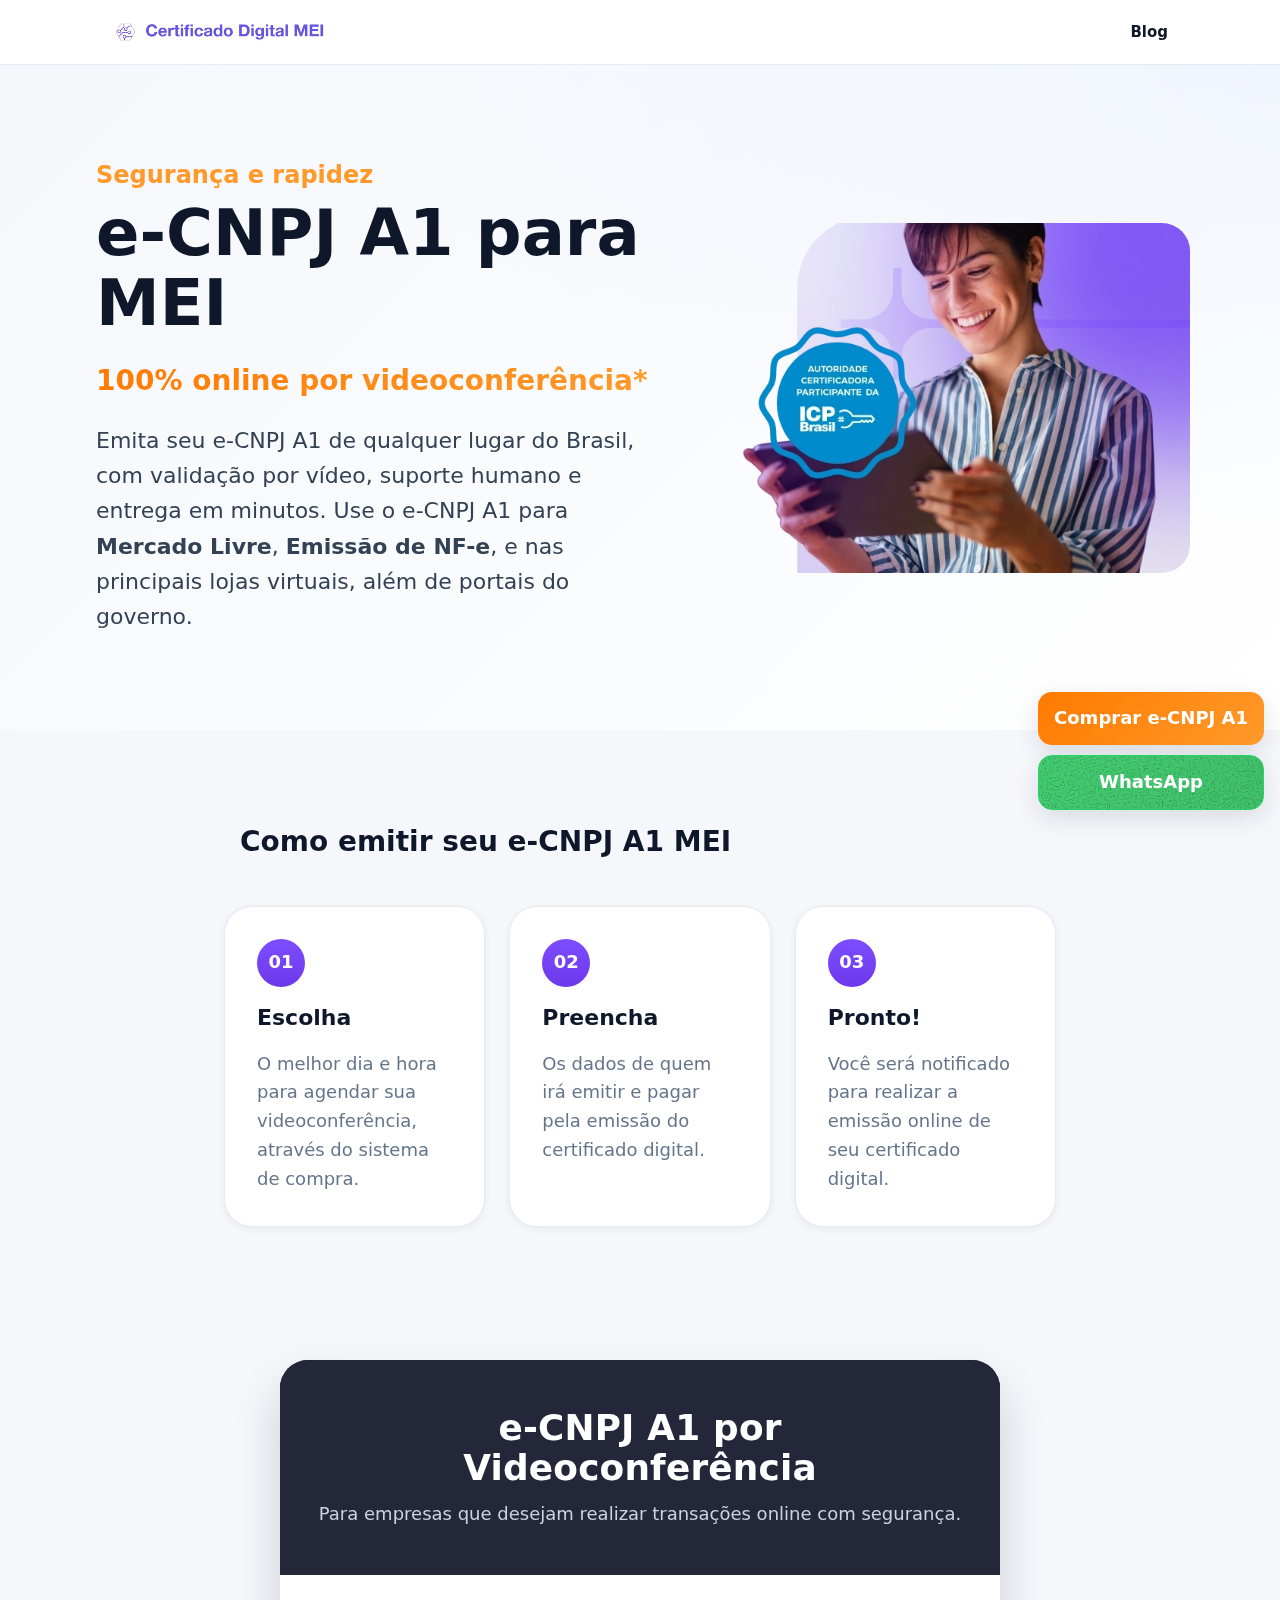
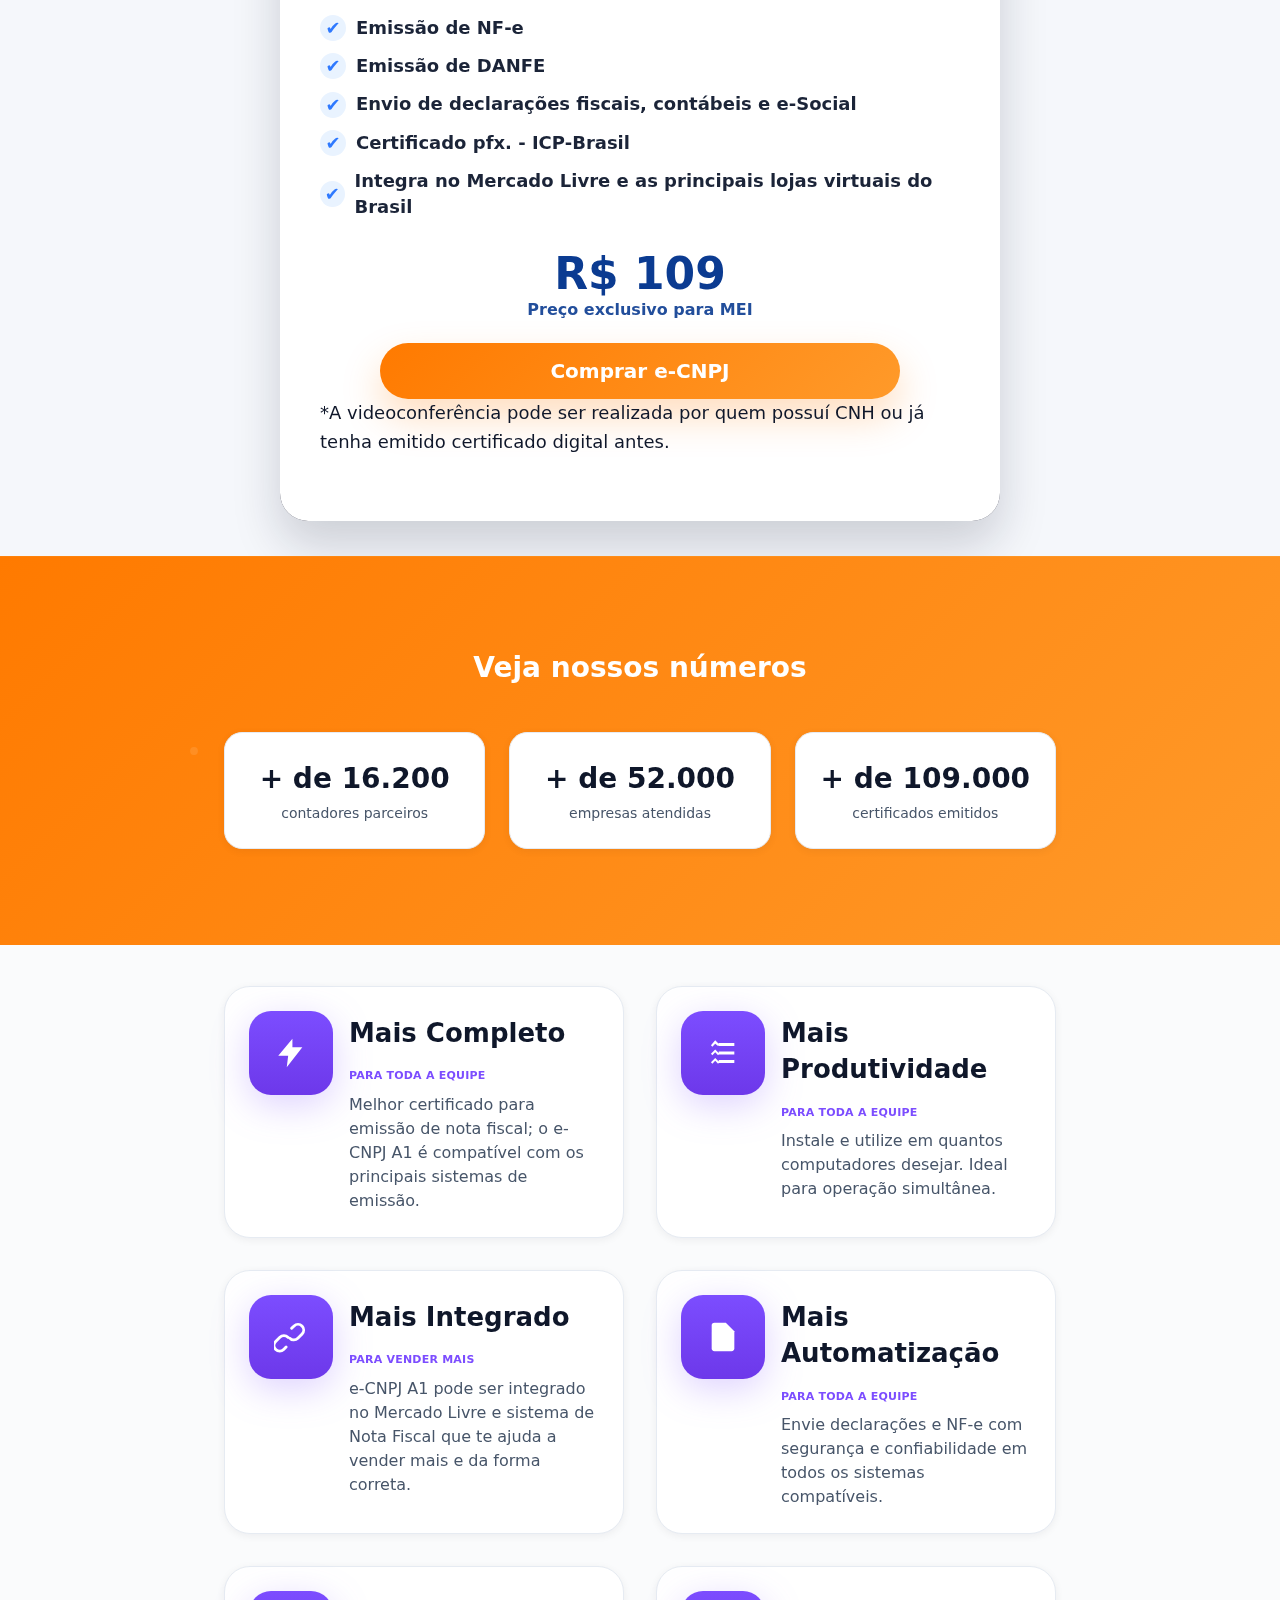
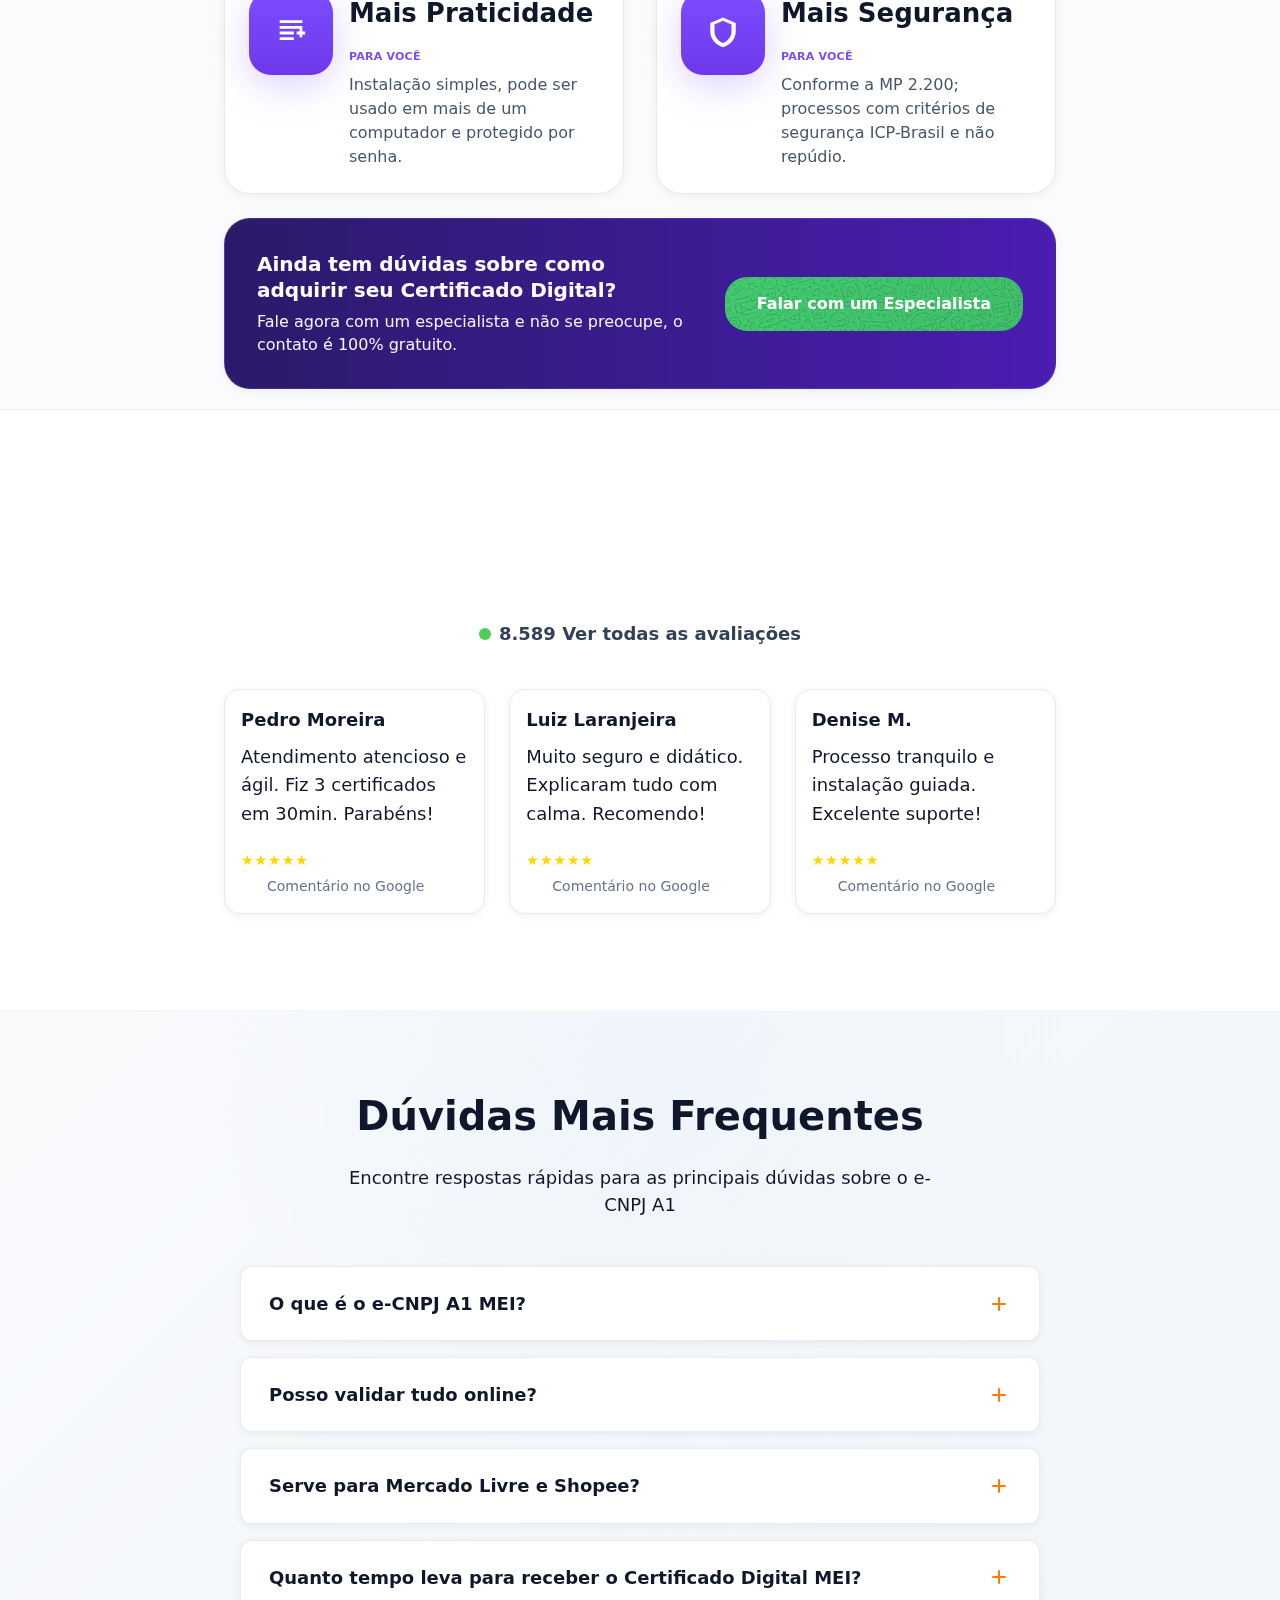
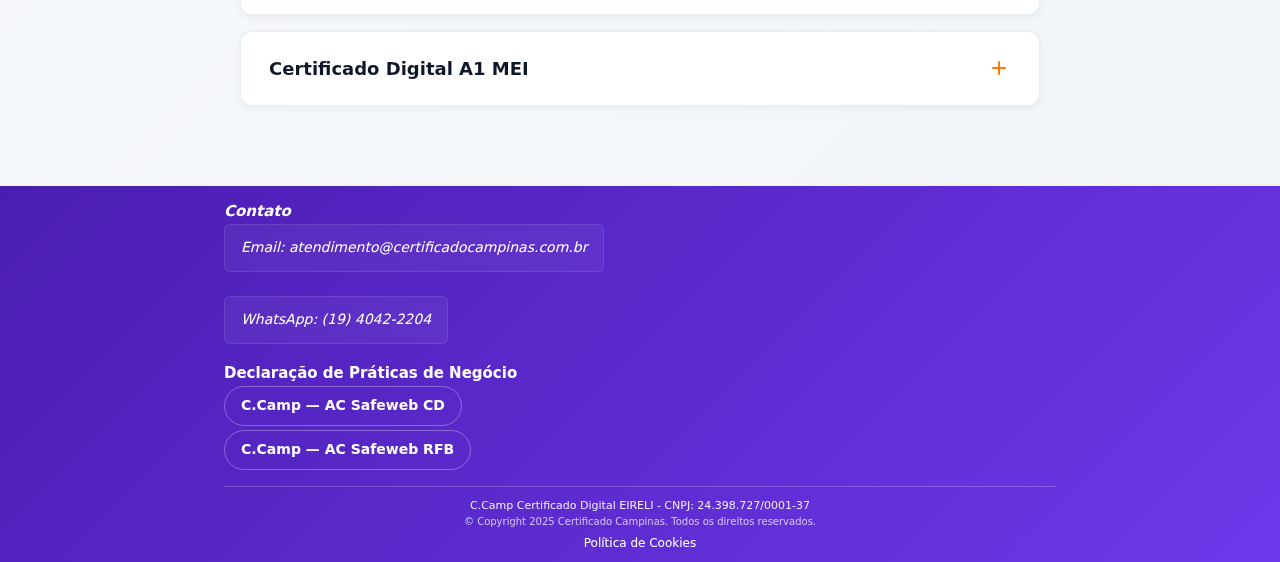
<file: index.html>
<!DOCTYPE html>
<html lang="pt-BR">
<head>
  <meta charset="utf-8">
  <meta name="viewport" content="width=device-width, initial-scale=1, viewport-fit=cover">

  <title>Certificado Digital MEI e-CNPJ A1 | 100% Online por Vídeo</title>
  <meta name="description" content="Emita seu Certificado Digital MEI e-CNPJ A1 por videoconferência. Entrega em minutos, use no Mercado Livre, NF-e e portais do governo. Suporte humano.">
  <link rel="canonical" href="https://www.certificadodigitalmei.com.br/">
  <meta name="robots" content="index,follow,max-image-preview:large">

  <!-- Sitemap para indexação -->
  <link rel="sitemap" type="application/xml" href="/sitemap.xml">


  <!-- Preload recursos críticos para reduzir latência -->
  <link rel="preload" href="./style.css" as="style">
  <link rel="preload" href="./assets/js/main.js" as="script">
  <link rel="preload" href="./assets/images/hero-home.avif" as="image" type="image/avif">

  <!-- DNS Prefetch para domínios externos -->
  <link rel="dns-prefetch" href="//wa.me">
  <link rel="dns-prefetch" href="//fonts.googleapis.com">

  <!-- Preconnect para recursos críticos -->
  <link rel="preconnect" href="https://wa.me" crossorigin>

  <!-- Open Graph -->
  <meta property="og:type" content="website">
  <meta property="og:site_name" content="Certificado Digital MEI">
  <meta property="og:title" content="Certificado Digital MEI e-CNPJ A1 | 100% Online por Vídeo">
  <meta property="og:description" content="Emita seu Certificado Digital MEI e-CNPJ A1 por videoconferência. Entrega em minutos, use no Mercado Livre, NF-e e portais do governo.">
  <meta property="og:url" content="https://www.certificadodigitalmei.com.br/">
  <meta property="og:image" content="/assets/og/og-cover.jpg">

  <!-- Theme colors para mobile -->
  <meta name="theme-color" content="#1F6FFF">
  <meta name="theme-color" content="#0B57D0" media="(prefers-color-scheme: dark)">

  <!-- Performance -->

  <!-- CSS -->
  <link rel="stylesheet" href="./style.css">

  <!-- Favicons -->
  <link rel="icon" type="image/png" sizes="192x192" href="/assets/favicons/favicon-192x192.png">
  <link rel="icon" type="image/png" sizes="32x32" href="/assets/favicons/favicon-32x32.png">
  <link rel="icon" type="image/png" sizes="16x16" href="/assets/favicons/favicon-16x16.png">
  <link rel="icon" type="image/x-icon" href="/assets/favicons/favicon.ico">
  <link rel="icon" type="image/png" href="/favicon.png">
  <link rel="apple-touch-icon" sizes="180x180" href="/assets/favicons/apple-touch-icon.png">
  <link rel="manifest" href="/assets/favicons/site.webmanifest">
</head>
<body>
  <!-- Header -->
  <header class="topbar" role="banner">
    <div class="container row">
      <a href="/" class="brand" aria-label="Página inicial — Certificado Digital MEI">
        <picture>
          <source srcset="./assets/logos/certificadodigitalmei.avif" type="image/avif">
          <img src="./assets/logos/certificadodigitalmei.avif" alt="Certificado Digital MEI" width="148" height="28" decoding="async">
        </picture>
      </a>
      <button class="menu-btn" aria-controls="nav" aria-expanded="false" aria-label="Abrir menu">
        <span>☰</span> Menu
      </button>
      <nav id="nav" class="nav" aria-label="Navegação principal">
        <ul>
          <li><a href="/blog">Blog</a></li>
        </ul>
      </nav>
    </div>
  </header>

  <main id="conteudo-principal" role="main">

    <!-- HERO -->
    <section id="ecnpj" class="hero hero--ecnpj" aria-label="e-CNPJ A1 para MEI">
      <div class="container hero__content">
        <div class="hero__text">
          <h2 class="highlight">Segurança e rapidez</h2>
          <h1>e-CNPJ A1 para MEI</h1>
          <p class="hero__subtitle">100% online por videoconferência<span class="asterisk">*</span></p>
          <p>
            Emita seu e-CNPJ A1 de qualquer lugar do Brasil, com validação por vídeo, suporte humano e entrega em minutos. Use o e-CNPJ A1 para <strong>Mercado Livre</strong>, <strong>Emissão de NF-e</strong>, e nas principais lojas virtuais, além de portais do governo.
          </p>
        </div>

        <!-- Imagem principal do hero -->
        <figure class="hero__image">
          <picture>
            <source srcset="./assets/images/hero-home.avif" type="image/avif">
            <source srcset="./assets/images/hero-home.webp" type="image/webp">
            <img src="./assets/images/hero-home.jpg" alt="Certificado Digital e-CNPJ A1 para MEI" width="479" height="500" loading="lazy" decoding="async">
          </picture>
        </figure>
      </div>
    </section>

    <!-- COMO FUNCIONA -->
    <section id="como-funciona" class="how">
      <div class="container">
        <h2>Como emitir seu e-CNPJ A1 MEI</h2>
        <div class="steps steps--cards">
          <article class="step-card">
            <div class="step-badge">01</div>
            <h3>Escolha</h3>
            <p>O melhor dia e hora para agendar sua videoconferência, através do sistema de compra.</p>
          </article>
          <article class="step-card">
            <div class="step-badge">02</div>
            <h3>Preencha</h3>
            <p>Os dados de quem irá emitir e pagar pela emissão do certificado digital.</p>
          </article>
          <article class="step-card">
            <div class="step-badge">03</div>
            <h3>Pronto!</h3>
            <p>Você será notificado para realizar a emissão online de seu certificado digital.</p>
          </article>
        </div>
      </div>
    </section>

    <!-- OFERTA e-CNPJ A1 -->
    <section class="offer-ecnpj" aria-labelledby="ecnpj-title">
      <div class="offer-wrap">
        <header class="offer-header">
          <h1 id="ecnpj-title">e‑CNPJ A1 por<br>Videoconferência</h1>
          <p class="offer-sub">
            Para empresas que desejam realizar transações online com segurança.
          </p>
        </header>

        <div class="offer-body">
          <h2 class="sr-only">Benefícios inclusos</h2>
          <ul class="offer-benefits">
            <li>
              <span class="ico" aria-hidden="true">✔</span>
              Emissão de NF‑e
            </li>
            <li>
              <span class="ico" aria-hidden="true">✔</span>
              Emissão de DANFE
            </li>
            <li>
              <span class="ico" aria-hidden="true">✔</span>
              Envio de declarações fiscais, contábeis e e-Social
            </li>
            <li>
              <span class="ico" aria-hidden="true">✔</span>
              Certificado pfx. - ICP-Brasil
            </li>
            <li>
              <span class="ico" aria-hidden="true">✔</span>
              Integra no Mercado Livre e as principais lojas virtuais do Brasil
            </li>
          </ul>

          <p class="offer-price">
            <strong class="value">109</strong>
            <span class="offer-exclusive">Preço exclusivo para MEI</span>
          </p>

          <a class="offer-cta" href="/compra">
            Comprar e‑CNPJ
          </a>

          <p class="offer-disclaimer">
            *A videoconferência pode ser realizada por quem possuí CNH ou já tenha emitido certificado digital antes.
          </p>
        </div>
      </div>
    </section>



    <!-- FAIXA “Google Reviews” (como no layout) -->

    <!-- KPIs -->
    <section class="kpis kpis-section">
      <div class="container">
        <h2 class="center">Veja nossos números</h2>
        <div class="kpi-grid">
          <div class="kpi"><div class="kpi__value">+ de <span>16.200</span></div><div class="kpi__label">contadores parceiros</div></div>
          <div class="kpi"><div class="kpi__value">+ de <span>52.000</span></div><div class="kpi__label">empresas atendidas</div></div>
          <div class="kpi"><div class="kpi__value">+ de <span>109.000</span></div><div class="kpi__label">certificados emitidos</div></div>
        </div>
      </div>
    </section>


    <!-- BENEFÍCIOS -->
    <section id="beneficios-ecnpj" class="benefits benefits-section">
      <div class="container">
        <div class="benefit-list">
          <article class="benefit-card">
            <div class="benefit-card__icon" aria-hidden="true">
              <svg viewBox="0 0 24 24" width="34" height="34" fill="#fff"><path d="M13 2 3 14h7l-1 8 11-14h-7V2z"/></svg>
            </div>
            <div class="benefit-card__content">
              <h3>Mais Completo</h3>
              <span class="benefit-card__eyebrow">PARA TODA A EQUIPE</span>
              <p class="benefit-card__desc">Melhor certificado para emissão de nota fiscal; o e-CNPJ A1 é compatível com os principais sistemas de emissão.</p>
            </div>
          </article>

          <article class="benefit-card">
            <div class="benefit-card__icon" aria-hidden="true">
              <svg viewBox="0 0 24 24" width="34" height="34" fill="#fff"><path d="M9 11h11v2H9v-2Zm0-6h11v2H9V5Zm0 12h11v2H9v-2ZM6.5 5.5l-2 2-1-1L6.5 3l3 3-1 1-2-1.5Zm0 6-2 2-1-1 3-3 3 3-1 1-2-2Zm0 6-2 2-1-1 3-3 3 3-1 1-2-2Z"/></svg>
            </div>
            <div class="benefit-card__content">
              <h3>Mais Produtividade</h3>
              <span class="benefit-card__eyebrow">PARA TODA A EQUIPE</span>
              <p class="benefit-card__desc">Instale e utilize em quantos computadores desejar. Ideal para operação simultânea.</p>
            </div>
          </article>

          <article class="benefit-card">
            <div class="benefit-card__icon" aria-hidden="true">
              <svg viewBox="0 0 24 24" width="34" height="34" fill="#fff"><path d="M10 13a5 5 0 0 0 7.54.54l3-3a5 5 0 0 0-7.07-7.07l-1.72 1.71a1 1 0 0 0 1.42 1.42l1.71-1.71a3 3 0 0 1 4.24 4.24l-3 3a3 3 0 0 1-4.24 0 1 1 0 0 0-1.42 1.42A5 5 0 0 0 10 13zm-9.54 1.46a5 5 0 0 0 7.07 7.07l1.71-1.71a1 1 0 1 0-1.42-1.42l-1.71 1.71a3 3 0 0 1-4.24-4.24l3-3a3 3 0 0 1 4.24 0 1 1 0 0 0 1.42-1.42 5 5 0 0 0-7.07 0l-3 3z"/></svg>
            </div>
            <div class="benefit-card__content">
              <h3>Mais Integrado</h3>
              <span class="benefit-card__eyebrow">PARA VENDER MAIS</span>
              <p class="benefit-card__desc">e-CNPJ A1 pode ser integrado no Mercado Livre e sistema de Nota Fiscal que te ajuda a vender mais e da forma correta.</p>
            </div>
          </article>

          <article class="benefit-card">
            <div class="benefit-card__icon" aria-hidden="true">
              <svg viewBox="0 0 24 24" width="34" height="34" fill="#fff"><path d="M14 2H6a2 2 0 0 0-2 2v16a2 2 0 0 0 2 2h12a2 2 0 0 0 2-2V8l-6-6Z"/></svg>
            </div>
            <div class="benefit-card__content">
              <h3>Mais Automatização</h3>
              <span class="benefit-card__eyebrow">PARA TODA A EQUIPE</span>
              <p class="benefit-card__desc">Envie declarações e NF-e com segurança e confiabilidade em todos os sistemas compatíveis.</p>
            </div>
          </article>

          <article class="benefit-card">
            <div class="benefit-card__icon" aria-hidden="true">
              <svg viewBox="0 0 24 24" width="34" height="34" fill="#fff"><path d="M4 3h16v2H4V3Zm0 4h16v2H4V7Zm0 4h10v2H4v-2Zm0 4h10v2H4v-2Zm14-4v-2h2v2h2v2h-2v2h-2v-2h-2v-2h2Z"/></svg>
            </div>
            <div class="benefit-card__content">
              <h3>Mais Praticidade</h3>
              <span class="benefit-card__eyebrow">PARA VOCÊ</span>
              <p class="benefit-card__desc">Instalação simples, pode ser usado em mais de um computador e protegido por senha.</p>
            </div>
          </article>

          <article class="benefit-card">
            <div class="benefit-card__icon" aria-hidden="true">
              <svg viewBox="0 0 24 24" width="34" height="34" fill="#fff"><path d="M12 1 3 5v6c0 5 3.8 9.7 9 11 5.2-1.3 9-6 9-11V5l-9-4Zm0 18c-3.3-1-6-4.4-6-8V6l6-2.7L18 6v5c0 3.6-2.7 7-6 8Z"/></svg>
            </div>
            <div class="benefit-card__content">
              <h3>Mais Segurança</h3>
              <span class="benefit-card__eyebrow">PARA VOCÊ</span>
              <p class="benefit-card__desc">Conforme a MP 2.200; processos com critérios de segurança ICP-Brasil e não repúdio.</p>
            </div>
          </article>
        </div>

        <!-- CTA SECTION -->
        <div class="cta-ribbon">
          <div class="cta-ribbon__text">
            <h3>Ainda tem dúvidas sobre como adquirir seu Certificado Digital?</h3>
            <p>Fale agora com um especialista e não se preocupe, o contato é 100% gratuito.</p>
          </div>
          <a class="btn btn--whatsapp cta-ribbon__btn"
             href="https://wa.me/551940422204?text=Ol%C3%A1%2C%20sou%20MEI%20e%20preciso%20de%20orienta%C3%A7%C3%B5es%20para%20obter%20meu%20Certificado%20Digital%20e-CNPJ%20A1!"
             target="_blank" rel="noopener">
            <span>Falar com um Especialista</span>
          </a>
        </div>

      </div>
    </section>

    <!-- REVIEWS (amostra curta) -->
    <section class="reviews-google testimonials-section">
      <div class="container">
        <!-- Imagem do Google Reviews -->
        <div class="band__wrap">
          <picture>
            <source srcset="./assets/images/Google-Reviews.avif" type="image/avif">
            <source srcset="./assets/images/Google-Reviews.webp" type="image/webp">
            <img class="band__logo" src="./assets/images/Google-Reviews.jpg" width="180" height="60" alt="Google Reviews" loading="lazy" decoding="async">
          </picture>
          <!-- Link centralizado abaixo da imagem -->
          <div class="band__rating">
            <a href="https://maps.app.goo.gl/kELGix8JH9RyQYPN9" target="_blank" rel="nofollow noopener" class="reviews-link">
              <span class="online-indicator" aria-hidden="true"></span>
              <span class="band__count">8.589 Ver todas as avaliações</span>
            </a>
          </div>
        </div>
        <div class="review-cards">
          <article class="review-card">
            <header>
              <strong>Pedro Moreira</strong>
            </header>
            <p>Atendimento atencioso e ágil. Fiz 3 certificados em 30min. Parabéns!</p>
            <footer>
              <div class="stars" aria-label="5 estrelas">★★★★★</div>
              <div class="review-source">
                <picture>
                  <source srcset="./assets/images/logo_g_google.avif" type="image/avif">
                  <source srcset="./assets/images/logo_g_google.webp" type="image/webp">
                  <img src="./assets/images/logo_g_google.jpg" alt="Google" width="18" height="18" loading="lazy" decoding="async">
                </picture>
                Comentário no Google
              </div>
            </footer>
          </article>
          <article class="review-card">
            <header>
              <strong>Luiz Laranjeira</strong>
            </header>
            <p>Muito seguro e didático. Explicaram tudo com calma. Recomendo!</p>
            <footer>
              <div class="stars" aria-label="5 estrelas">★★★★★</div>
              <div class="review-source">
                <picture>
                  <source srcset="./assets/images/logo_g_google.avif" type="image/avif">
                  <source srcset="./assets/images/logo_g_google.webp" type="image/webp">
                  <img src="./assets/images/logo_g_google.jpg" alt="Google" width="18" height="18" loading="lazy" decoding="async">
                </picture>
                Comentário no Google
              </div>
            </footer>
          </article>
          <article class="review-card">
            <header>
              <strong>Denise M.</strong>
            </header>
            <p>Processo tranquilo e instalação guiada. Excelente suporte!</p>
            <footer>
              <div class="stars" aria-label="5 estrelas">★★★★★</div>
              <div class="review-source">
                <picture>
                  <source srcset="./assets/images/logo_g_google.avif" type="image/avif">
                  <source srcset="./assets/images/logo_g_google.webp" type="image/webp">
                  <img src="./assets/images/logo_g_google.jpg" alt="Google" width="18" height="18" loading="lazy" decoding="async">
                </picture>
                Comentário no Google
              </div>
            </footer>
          </article>
        </div>

      </div>
    </section>

    <!-- FAQ -->
    <section id="duvidas" class="faq-section">
      <div class="container">
        <header class="faq-header">
          <h2 class="faq-title">Dúvidas Mais Frequentes</h2>
          <p class="faq-subtitle">Encontre respostas rápidas para as principais dúvidas sobre o e-CNPJ A1</p>
        </header>

        <div class="faq-list">
          <div class="faq-item">
            <button class="faq-question" aria-expanded="false" aria-controls="faq-1">
              <span class="faq-question-text">O que é o e-CNPJ A1 MEI?</span>
              <span class="faq-icon" aria-hidden="true">
                <svg width="20" height="20" viewBox="0 0 20 20" fill="currentColor">
                  <path d="M10 3a1 1 0 011 1v5h5a1 1 0 110 2h-5v5a1 1 0 11-2 0v-5H4a1 1 0 110-2h5V4a1 1 0 011-1z"/>
                </svg>
              </span>
            </button>
            <div class="faq-answer" id="faq-1">
              <div class="faq-answer-content">
                <p>O e-CNPJ A1 MEI é a identidade digital do Microempreendedor Individual. Trata-se de um certificado digital em formato de arquivo, armazenado no computador, com validade de 1 ano. Ele permite acessar a Receita Federal, emitir notas fiscais eletrônicas, assinar contratos digitais e comprovar a autenticidade da sua empresa online.</p>
                <p>No site <strong>www.certificadodigitalmei.com.br</strong> você encontra a solução ideal de certificado digital MEI de forma simples, rápida e segura.</p>
              </div>
            </div>
          </div>

          <div class="faq-item">
            <button class="faq-question" aria-expanded="false" aria-controls="faq-2">
              <span class="faq-question-text">Posso validar tudo online?</span>
              <span class="faq-icon" aria-hidden="true">
                <svg width="20" height="20" viewBox="0 0 20 20" fill="currentColor">
                  <path d="M10 3a1 1 0 011 1v5h5a1 1 0 110 2h-5v5a1 1 0 11-2 0v-5H4a1 1 0 110-2h5V4a1 1 0 011-1z"/>
                </svg>
              </span>
            </button>
            <div class="faq-answer" id="faq-2">
              <div class="faq-answer-content">
                <p>Sim. A emissão do certificado digital A1 para MEI pode ser feita 100% online, sem sair de casa. O processo de validação é rápido, realizado por videoconferência, e após aprovado, o certificado MEI é liberado em poucos minutos. Essa praticidade é uma das grandes vantagens do modelo A1 para quem é Microempreendedor Individual.</p>
              </div>
            </div>
          </div>

          <div class="faq-item">
            <button class="faq-question" aria-expanded="false" aria-controls="faq-3">
              <span class="faq-question-text">Serve para <strong>Mercado Livre</strong> e Shopee?</span>
              <span class="faq-icon" aria-hidden="true">
                <svg width="20" height="20" viewBox="0 0 20 20" fill="currentColor">
                  <path d="M10 3a1 1 0 011 1v5h5a1 1 0 110 2h-5v5a1 1 0 11-2 0v-5H4a1 1 0 110-2h5V4a1 1 0 011-1z"/>
                </svg>
              </span>
            </button>
            <div class="faq-answer" id="faq-3">
              <div class="faq-answer-content">
                <p>Sim. O certificado digital A1 MEI é aceito em marketplaces como Mercado Livre, Amazon, Shopee, Magazine Luiza, Casas Bahia, Americanas e outras plataformas que exigem emissão de nota fiscal eletrônica. Ele garante que o MEI possa vender de forma regularizada, com NF-e válida em todo o Brasil, fortalecendo a confiança e a profissionalização do negócio.</p>
              </div>
            </div>
          </div>

          <div class="faq-item">
            <button class="faq-question" aria-expanded="false" aria-controls="faq-4">
              <span class="faq-question-text">Quanto tempo leva para receber o Certificado Digital MEI?</span>
              <span class="faq-icon" aria-hidden="true">
                <svg width="20" height="20" viewBox="0 0 20 20" fill="currentColor">
                  <path d="M10 3a1 1 0 011 1v5h5a1 1 0 110 2h-5v5a1 1 0 11-2 0v-5H4a1 1 0 110-2h5V4a1 1 0 011-1z"/>
                </svg>
              </span>
            </button>
            <div class="faq-answer" id="faq-4">
              <div class="faq-answer-content">
                <p>O processo é rápido. Após a validação online, o certificado digital A1 MEI é emitido em questão de minutos ou poucas horas. Assim, o microempreendedor consegue começar a emitir notas fiscais e acessar sistemas do governo praticamente no mesmo dia.</p>
              </div>
            </div>
          </div>

          <div class="faq-item">
            <button class="faq-question" aria-expanded="false" aria-controls="faq-5">
              <span class="faq-question-text">Certificado Digital A1 MEI</span>
              <span class="faq-icon" aria-hidden="true">
                <svg width="20" height="20" viewBox="0 0 20 20" fill="currentColor">
                  <path d="M10 3a1 1 0 011 1v5h5a1 1 0 110 2h-5v5a1 1 0 11-2 0v-5H4a1 1 0 110-2h5V4a1 1 0 011-1z"/>
                </svg>
              </span>
            </button>
            <div class="faq-answer" id="faq-5">
              <div class="faq-answer-content">
                <p>O Certificado Digital A1 para MEI é a escolha mais prática e econômica para quem precisa atender às obrigações legais e crescer de forma segura no mercado digital. Ele é válido em todo o Brasil, funciona em sistemas da Receita Federal, é aceito por marketplaces e pode ser renovado facilmente online.</p>
                <p>No <strong>www.certificadodigitalmei.com.br</strong> você garante o seu certificado digital A1 MEI com agilidade, segurança e suporte especializado para Microempreendedores Individuais.</p>
              </div>
            </div>
          </div>
        </div>
      </div>
    </section>


  </main>

  <!-- SIDEBAR FIXA (desktop) -->
  <aside class="sidebar-cta" aria-label="Atalhos de ação rápidos">
    <a href="/compra" class="sidebar-cta__btn primary">Comprar e-CNPJ A1</a>
    <a href="https://wa.me/551940422204?text=Ol%C3%A1%2C%20sou%20MEI%20e%20preciso%20de%20orienta%C3%A7%C3%B5es%20para%20obter%20meu%20Certificado%20Digital%20e-CNPJ%20A1!"
       class="sidebar-cta__btn ghost" target="_blank" rel="noopener">
      <span>WhatsApp</span>
    </a>
  </aside>

  <!-- ACTION BAR FIXA (mobile) -->
  <div class="actionbar">
    <a href="/compra" class="btn btn--primary">Comprar Agora</a>
    <a href="https://wa.me/551940422204?text=Ol%C3%A1%2C%20sou%20MEI%20e%20preciso%20de%20orienta%C3%A7%C3%B5es%20para%20obter%20meu%20Certificado%20Digital%20e-CNPJ%20A1!"
       class="btn btn--whatsapp" target="_blank" rel="noopener">
      <span>WhatsApp</span>
    </a>
  </div>

  <!-- FOOTER RESPONSIVO -->
  <footer class="footer" id="contato">
    <div class="container">
      <div class="footer__grid">
        <!-- Coluna esquerda: Contato -->
        <div class="footer__brand">
          <address class="footer__contact">
            <h3 class="footer__contact-title">Contato</h3>
            <ul class="footer__contact-list">
              <li class="footer__contact-item footer__contact-item--email">
                <a href="mailto:atendimento@certificadocampinas.com.br"
                   class="footer__contact-link footer__contact-link--email"
                   aria-label="Enviar email para atendimento@certificadocampinas.com.br">
                  Email: atendimento@certificadocampinas.com.br
                </a>
              </li>
              <li class="footer__contact-item footer__contact-item--whatsapp">
                <a href="https://wa.me/551940422204"
                   class="footer__contact-link footer__contact-link--whatsapp"
                   target="_blank"
                   rel="noopener noreferrer"
                   aria-label="Conversar no WhatsApp (19) 4042-2204">
                  WhatsApp: (19) 4042-2204
                </a>
              </li>
            </ul>
          </address>
        </div>

        <!-- Coluna direita: Documentos -->
        <div class="footer__docs">
          <nav aria-label="Documentos">
            <h3 class="footer__docs-title">Declaração de Práticas de Negócio</h3>
            <ul class="footer__cta-list">
              <li>
                <a href="https://certificadodigital.sirv.com/legal/dpn-ac-safeweb-cd.pdf"
                   class="footer__cta"
                   target="_blank"
                   rel="noopener noreferrer"
                   data-cta="dpn-cd">C.Camp — AC Safeweb CD</a>
              </li>
              <li>
                <a href="https://certificadodigital.sirv.com/legal/dpn-ac-safeweb-rfb.pdf"
                   class="footer__cta"
                   target="_blank"
                   rel="noopener noreferrer"
                   data-cta="dpn-rfb">C.Camp — AC Safeweb RFB</a>
              </li>
            </ul>
          </nav>
        </div>
      </div>

      <!-- Faixa inferior -->
      <div class="footer__bottom">
        <div class="footer__bottom-content">
          <div class="footer__left">
            <span class="footer__company">C.Camp Certificado Digital EIRELI - CNPJ: 24.398.727/0001-37</span>
            <p class="footer__copyright">© Copyright 2025 Certificado Campinas. Todos os direitos reservados.</p>
          </div>
          <a href="https://certificadodigital.sirv.com/legal/politica.pdf"
             class="footer__policy-link"
             target="_blank"
             rel="noopener noreferrer">Política de Cookies</a>
        </div>
      </div>
    </div>
  </footer>

  <!-- JavaScript Principal -->
  <script src="assets/js/main.js" defer></script>

  <noscript>Seu navegador está com JavaScript desativado. A emissão ainda pode ser concluída com nosso suporte.</noscript>
</body>
</html>
</file>
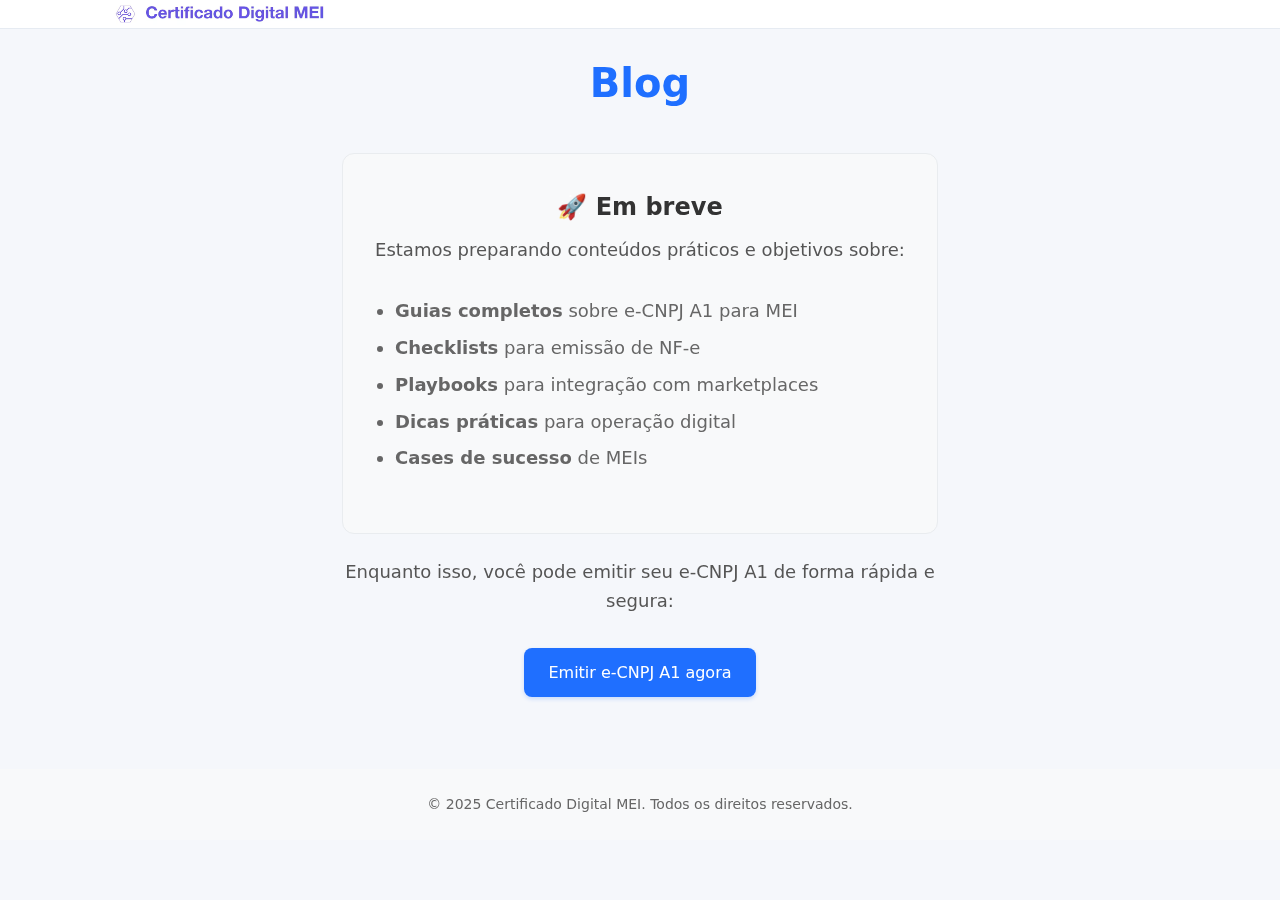
<file: blog.html>
<!DOCTYPE html>
<html lang="pt-BR">
<head>
  <meta charset="utf-8">
  <meta name="viewport" content="width=device-width, initial-scale=1">
  
  <title>Blog | Certificado Digital MEI</title>
  <meta name="description" content="Conteúdos práticos sobre e-CNPJ A1 para MEI, NF-e e operação em marketplaces.">
  <link rel="canonical" href="https://www.certificadodigitalmei.com.br/blog">
  <meta name="robots" content="index,follow">
  


  <!-- Preconnect para Google Fonts -->
  <link rel="preconnect" href="https://fonts.googleapis.com">
  <link rel="preconnect" href="https://fonts.gstatic.com" crossorigin>

  <!-- Google Fonts - Roboto para Material Design -->
  <link href="https://fonts.googleapis.com/css2?family=Roboto:wght@300;400;500;700&display=swap" rel="stylesheet">

  <!-- Open Graph -->
  <meta property="og:type" content="website">
  <meta property="og:site_name" content="Certificado Digital MEI">
  <meta property="og:title" content="Blog | Certificado Digital MEI">
  <meta property="og:description" content="Conteúdos práticos sobre e-CNPJ A1 para MEI, NF-e e operação em marketplaces.">
  <meta property="og:url" content="https://www.certificadodigitalmei.com.br/blog">
  <meta property="og:image" content="/assets/og/og-cover.jpg">

  <!-- Theme colors para mobile -->
  <meta name="theme-color" content="#1F6FFF">
  <meta name="theme-color" content="#0B57D0" media="(prefers-color-scheme: dark)">

  <!-- Favicon essencial -->
  <link rel="icon" type="image/x-icon" href="/assets/favicons/favicon.ico">

  <!-- CSS Principal -->
  <link rel="stylesheet" href="/style.css">

  <style>
    /* ========== ESTILOS ESPECÍFICOS PARA BLOG ========== */
    .blog-container {
      max-width: 800px;
      margin: 0 auto;
      padding: 32px 24px;
      min-height: 60vh;
      display: flex;
      flex-direction: column;
      justify-content: center;
      align-items: center;
      text-align: center;
    }

    .blog-container h1 {
      font-size: 2.5rem;
      font-weight: 700;
      color: #1F6FFF;
      margin-bottom: 24px;
      text-align: center;
    }

    .blog-container p {
      font-size: 1.125rem;
      line-height: 1.6;
      color: #555;
      margin-bottom: 32px;
      max-width: 600px;
    }

    .blog-cta {
      display: inline-block;
      padding: 12px 24px;
      background: #1F6FFF;
      color: #ffffff;
      text-decoration: none;
      border-radius: 8px;
      font-weight: 500;
      font-size: 16px;
      transition: all 0.3s ease;
      box-shadow: 0 2px 4px rgba(31, 111, 255, 0.2);
    }

    .blog-cta:hover {
      background: #0B57D0;
      transform: translateY(-1px);
      box-shadow: 0 4px 8px rgba(31, 111, 255, 0.3);
    }

    .coming-soon {
      background: #f8f9fa;
      border: 1px solid #e9ecef;
      border-radius: 12px;
      padding: 40px 32px;
      margin: 24px 0;
      max-width: 600px;
    }

    .coming-soon h2 {
      font-size: 1.5rem;
      color: #333;
      margin-bottom: 16px;
    }

    .coming-soon ul {
      text-align: left;
      margin: 20px 0;
      padding-left: 20px;
    }

    .coming-soon li {
      margin-bottom: 8px;
      color: #666;
    }

    /* ========== RESPONSIVIDADE ========== */
    @media (max-width: 768px) {
      .blog-container {
        padding: 24px 16px;
      }

      .blog-container h1 {
        font-size: 2rem;
      }

      .blog-container p {
        font-size: 1rem;
      }

      .coming-soon {
        padding: 24px 20px;
        margin: 16px 0;
      }

      .coming-soon h2 {
        font-size: 1.25rem;
      }
    }
  </style>
</head>
<body>

  <!-- Header simplificado -->
  <header class="topbar">
    <div class="container">
      <a href="/" class="brand" aria-label="Voltar para página inicial">
        <picture>
          <source srcset="./assets/logos/certificadodigitalmei.avif" type="image/avif">
          <img src="./assets/logos/certificadodigitalmei.avif" alt="Certificado Digital MEI" width="148" height="28" decoding="async">
        </picture>
      </a>
    </div>
  </header>

  <!-- Conteúdo principal -->
  <main class="blog-container" role="main">
    <h1>Blog</h1>
    
    <div class="coming-soon">
      <h2>🚀 Em breve</h2>
      <p>Estamos preparando conteúdos práticos e objetivos sobre:</p>
      <ul>
        <li><strong>Guias completos</strong> sobre e-CNPJ A1 para MEI</li>
        <li><strong>Checklists</strong> para emissão de NF-e</li>
        <li><strong>Playbooks</strong> para integração com marketplaces</li>
        <li><strong>Dicas práticas</strong> para operação digital</li>
        <li><strong>Cases de sucesso</strong> de MEIs</li>
      </ul>
    </div>

    <p>Enquanto isso, você pode emitir seu e-CNPJ A1 de forma rápida e segura:</p>
    
    <a href="/compra" class="blog-cta">
      Emitir e-CNPJ A1 agora
    </a>
  </main>

  <!-- Footer simplificado -->
  <footer style="background: #f8f9fa; padding: 24px 0; text-align: center; margin-top: 40px;">
    <div class="container">
      <p style="color: #666; font-size: 14px; margin: 0;">
        © 2025 Certificado Digital MEI. Todos os direitos reservados.
      </p>
    </div>
  </footer>

  <!-- JavaScript Principal -->
  <script src="assets/js/main.js" defer></script>

  <noscript>Seu navegador está com JavaScript desativado. O blog ainda pode ser navegado normalmente.</noscript>

</body>
</html>
</file>
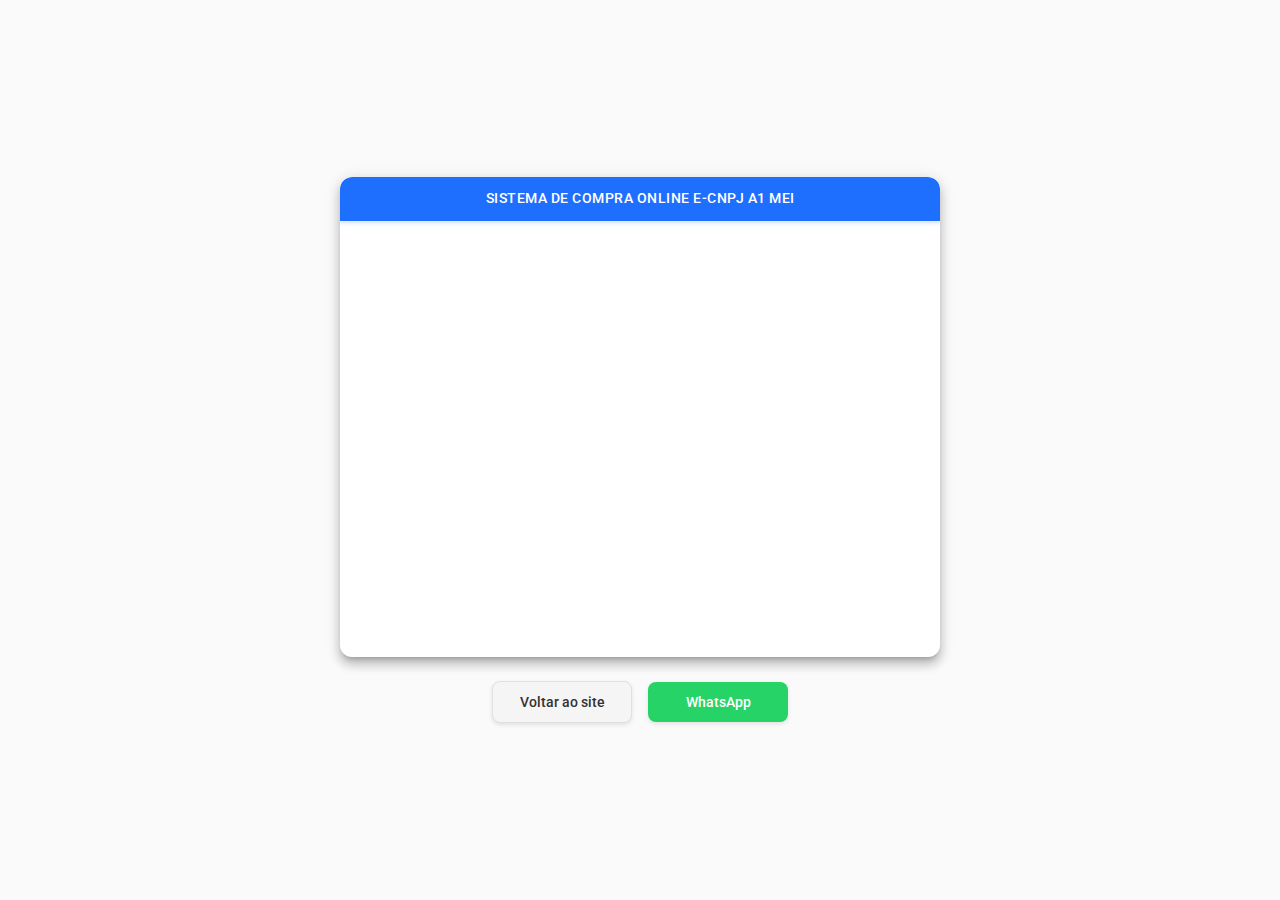
<file: compra.html>
<!DOCTYPE html>
<html lang="pt-BR">
<head>
  <meta charset="utf-8">
  <meta name="viewport" content="width=device-width, initial-scale=1">

  <title>Comprar Certificado Digital e-CNPJ A1 | Certificado Digital MEI</title>
  <meta name="description" content="Finalize sua compra do Certificado Digital e-CNPJ A1. Processo 100% online por videoconferência com entrega em minutos.">
  <link rel="canonical" href="https://www.certificadodigitalmei.com.br/compra">
  <meta name="robots" content="index,follow">
  


  <!-- Preconnect para Google Fonts -->
  <link rel="preconnect" href="https://fonts.googleapis.com">
  <link rel="preconnect" href="https://fonts.gstatic.com" crossorigin>

  <!-- Google Fonts - Roboto para Material Design -->
  <link href="https://fonts.googleapis.com/css2?family=Roboto:wght@300;400;500;700&display=swap" rel="stylesheet">

  <!-- Open Graph -->
  <meta property="og:type" content="website">
  <meta property="og:site_name" content="Certificado Digital MEI">
  <meta property="og:title" content="Comprar Certificado Digital e-CNPJ A1">
  <meta property="og:description" content="Finalize sua compra do Certificado Digital e-CNPJ A1. Processo 100% online por videoconferência.">
  <meta property="og:url" content="https://www.certificadodigitalmei.com.br/compra">
  <meta property="og:image" content="/assets/og/og-cover.jpg">

  <!-- Theme colors para mobile -->
  <meta name="theme-color" content="#1F6FFF">
  <meta name="theme-color" content="#0B57D0" media="(prefers-color-scheme: dark)">



  <!-- Favicon essencial -->
  <link rel="icon" type="image/x-icon" href="/assets/favicons/favicon.ico">

  <!-- CSS da Agenda -->
  <style>
    /* ========== RESET GLOBAL ========== */
    * {
      margin: 0;
      padding: 0;
      box-sizing: border-box;
    }

    html, body {
      overflow-x: hidden;
      min-height: 100vh;
      font-family: 'Roboto', 'Segoe UI', Tahoma, sans-serif;
    }



    .agenda-page {
      width: 100%;
      min-height: 100vh;
      padding: 24px;
      display: flex;
      flex-direction: column;
      align-items: center;
      justify-content: center;
      background: #fafafa;
    }

    /* ========== CONTAINER COM DESIGN GOOGLE MATERIAL ========== */
    .agenda-container {
      /* Desktop: 600x480 - Aumentado para acomodar cabeçalho sem scroll */
      width: 600px;
      height: 480px;
      background: #ffffff;
      border-radius: 12px;
      /* Google Material Design Elevation 8 */
      box-shadow:
        0 5px 5px -3px rgba(0, 0, 0, 0.2),
        0 8px 10px 1px rgba(0, 0, 0, 0.14),
        0 3px 14px 2px rgba(0, 0, 0, 0.12);
      position: relative;
      overflow: hidden;
      display: flex;
      flex-direction: column;
      transition: box-shadow 0.3s cubic-bezier(0.4, 0, 0.2, 1);
    }

    /* ========== CABEÇALHO SUPERIOR DO CONTAINER ========== */
    .agenda-container::before {
      content: "SISTEMA DE COMPRA ONLINE E-CNPJ A1 MEI";
      display: block;
      background: #1F6FFF;
      color: #ffffff;
      padding: 12px 20px;
      font-family: 'Roboto', sans-serif;
      font-weight: 500;
      font-size: 14px;
      line-height: 1.4;
      text-align: center;
      text-transform: uppercase;
      letter-spacing: 0.5px;
      margin: 0;
      border-radius: 12px 12px 0 0;
      box-shadow: 0 2px 4px rgba(31, 111, 255, 0.2);
      flex-shrink: 0;
    }

    /* Hover effect com elevação maior */
    .agenda-container:hover {
      /* Google Material Design Elevation 16 */
      box-shadow:
        0 8px 10px -5px rgba(0, 0, 0, 0.2),
        0 16px 24px 2px rgba(0, 0, 0, 0.14),
        0 6px 30px 5px rgba(0, 0, 0, 0.12);
    }

    /* ========== WIDGET ========== */
    #h4-Cert-DigitalElement {
      width: 100%;
      flex: 1;
      border: none;
      background: transparent;
      overflow: auto;
    }





    /* ========== MOBILE: 310x480 - Aumentado para acomodar cabeçalho ========== */
    @media (max-width: 768px) {
      .agenda-container {
        width: 310px;
        height: 480px;
        border-radius: 8px;
        /* Sombra reduzida para mobile */
        box-shadow:
          0 3px 3px -2px rgba(0, 0, 0, 0.2),
          0 3px 4px 0px rgba(0, 0, 0, 0.14),
          0 1px 8px 0px rgba(0, 0, 0, 0.12);
      }

      .agenda-container:hover {
        box-shadow:
          0 5px 5px -3px rgba(0, 0, 0, 0.2),
          0 8px 10px 1px rgba(0, 0, 0, 0.14),
          0 3px 14px 2px rgba(0, 0, 0, 0.12);
      }

      /* Cabeçalho responsivo mobile */
      .agenda-container::before {
        padding: 10px 16px;
        font-size: 12px;
        letter-spacing: 0.3px;
        border-radius: 8px 8px 0 0;
      }
    }

    /* ========== MOBILE PEQUENO: Responsivo dentro dos limites ========== */
    @media (max-width: 320px) {
      .agenda-container {
        width: 95vw;
        height: 85vh;
        max-width: 310px;
        max-height: 480px;
        border-radius: 6px;
      }

      /* Cabeçalho mobile pequeno */
      .agenda-container::before {
        padding: 8px 12px;
        font-size: 11px;
        letter-spacing: 0.2px;
        border-radius: 6px 6px 0 0;
      }
    }

    /* ========== BOTÕES ABAIXO DO CONTAINER ========== */
    .action-buttons {
      display: flex;
      gap: 16px;
      margin-top: 24px;
      justify-content: center;
      align-items: center;
      width: 100%;
      max-width: 600px;
    }

    .btn-action {
      padding: 12px 24px;
      border-radius: 8px;
      font-family: 'Roboto', sans-serif;
      font-weight: 500;
      font-size: 14px;
      text-decoration: none;
      text-align: center;
      transition: all 0.3s cubic-bezier(0.4, 0, 0.2, 1);
      cursor: pointer;
      border: none;
      min-width: 140px;
      box-shadow: 0 2px 4px rgba(0, 0, 0, 0.1);
    }

    .btn-voltar {
      background: #f5f5f5;
      color: #333333;
      border: 1px solid #e0e0e0;
    }

    .btn-voltar:hover {
      background: #eeeeee;
      transform: translateY(-1px);
      box-shadow: 0 4px 8px rgba(0, 0, 0, 0.15);
    }

    .btn-whatsapp {
      background: #25D366;
      color: #ffffff;
    }

    .btn-whatsapp:hover {
      background: #22c55e;
      transform: translateY(-1px);
      box-shadow: 0 4px 8px rgba(37, 211, 102, 0.3);
    }

    /* Responsividade dos botões */
    @media (max-width: 768px) {
      .action-buttons {
        flex-direction: column;
        gap: 12px;
        margin-top: 20px;
        max-width: 310px;
      }

      .btn-action {
        width: 100%;
        padding: 12px 20px;
        font-size: 14px;
        min-width: auto;
      }
    }

    @media (max-width: 480px) {
      .action-buttons {
        margin-top: 16px;
        gap: 10px;
      }

      .btn-action {
        padding: 14px 20px;
        font-size: 14px;
      }
    }
  </style>
</head>
<body class="agenda-page">

  <!-- Container da Agenda -->
  <div class="agenda-container">
    <!-- Widget do Certificado Digital -->
    <div id="h4-Cert-DigitalElement"
         cert-token="T-5a6f94"
         cert-company="C-8a0368"
         accountant="A-689eb3"
         f="F-2"
         p="P-2ee4">
    </div>
  </div>

  <!-- Botões de Ação -->
  <div class="action-buttons">
    <a href="/" class="btn-action btn-voltar">
      Voltar ao site
    </a>
    <a href="https://wa.me/551940422204?text=Ol%C3%A1%2C%20estou%20na%20p%C3%A1gina%20de%20compra%20do%20e-CNPJ%20A1%20MEI%20mas%20ainda%20tenho%20d%C3%BAvidas.%20Pode%20me%20ajudar%3F"
       target="_blank"
       class="btn-action btn-whatsapp">
      WhatsApp
    </a>
  </div>

  <!-- Script do widget -->
  <script type="text/javascript" src="https://s3.amazonaws.com/widget-certificado-digital/widget_certificadoDigital.js"></script>

  <!-- JavaScript -->
  <script>
    document.addEventListener('DOMContentLoaded', function() {
      console.log('Agenda container 600x480px (desktop) / 310x480px (mobile) com cabeçalho carregado');
    });
  </script>


</body>
</html>
</file>
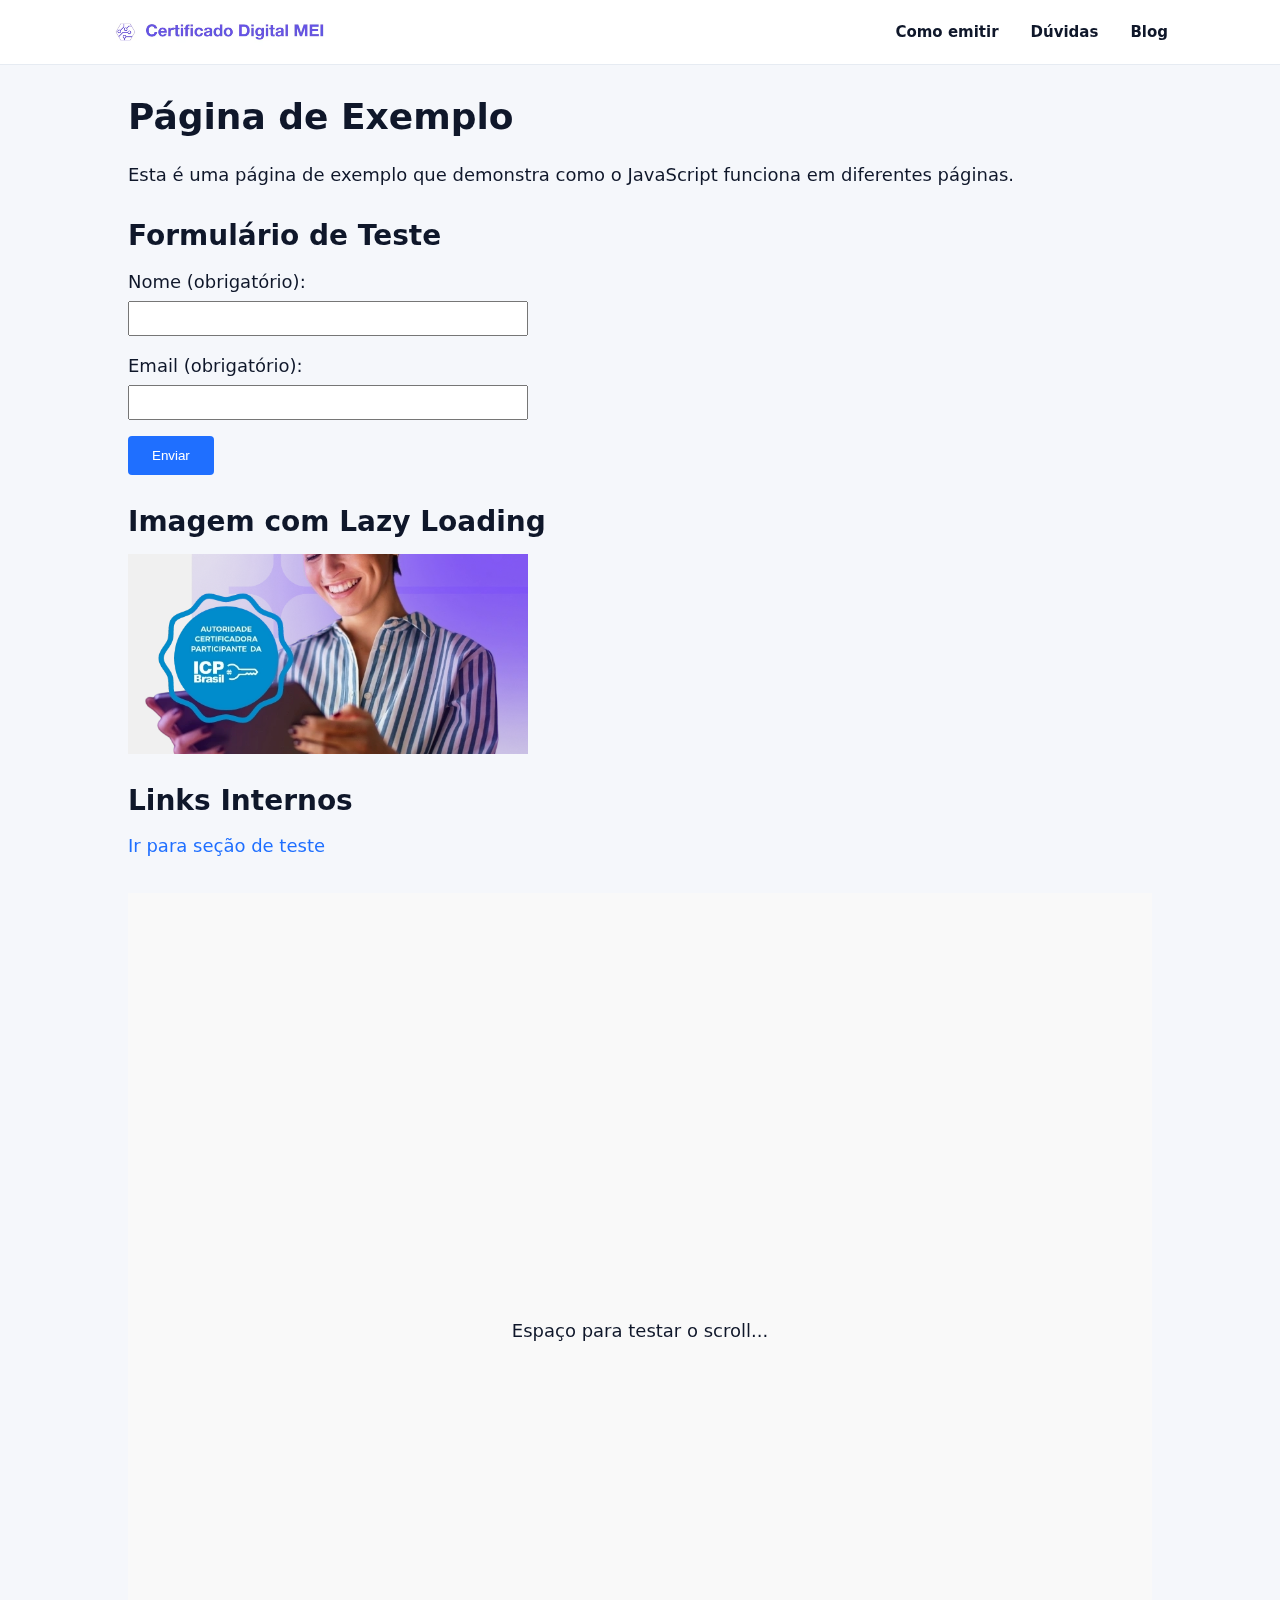
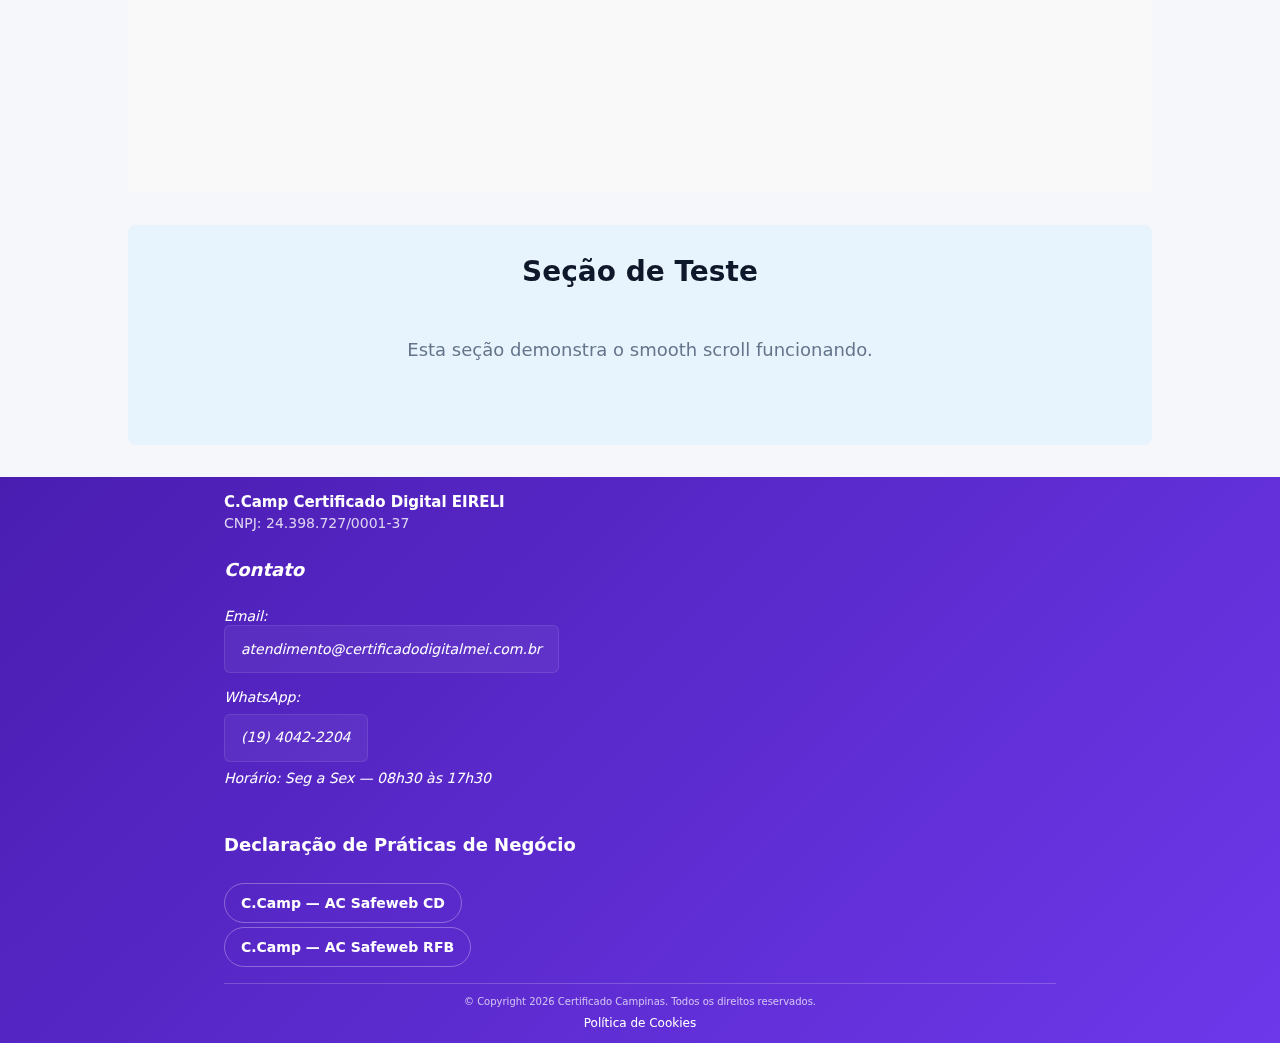
<file: exemplo-pagina.html>
<!DOCTYPE html>
<html lang="pt-BR">
<head>
    <meta charset="UTF-8">
    <meta name="viewport" content="width=device-width, initial-scale=1.0">
    <title>Exemplo - Página Secundária</title>
    <link rel="stylesheet" href="style.css">
</head>
<body>
    <!-- Header -->
    <header class="topbar" role="banner">
        <div class="container row">
            <a href="/" class="brand" aria-label="Página inicial">
                <picture>
                    <source srcset="./assets/logos/certificadodigitalmei.avif" type="image/avif">
                    <img src="./assets/logos/certificadodigitalmei.avif" alt="Certificado Digital MEI" width="148" height="28" decoding="async">
                </picture>
            </a>
            <button class="menu-btn" aria-controls="nav" aria-expanded="false" aria-label="Abrir menu">
                <span>☰</span> Menu
            </button>
            <nav id="nav" class="nav" aria-label="Navegação principal">
                <ul>
                    <li><a href="/#como-funciona">Como emitir</a></li>
                    <li><a href="/#duvidas">Dúvidas</a></li>
                    <li><a href="/#blog">Blog</a></li>
                </ul>
            </nav>
        </div>
    </header>

    <!-- Conteúdo principal -->
    <main class="container" style="padding: 2rem 0; min-height: 60vh;">
        <h1>Página de Exemplo</h1>
        <p>Esta é uma página de exemplo que demonstra como o JavaScript funciona em diferentes páginas.</p>
        
        <!-- Exemplo de formulário com validação -->
        <form data-validate style="max-width: 400px; margin: 2rem 0;">
            <h2>Formulário de Teste</h2>
            <div style="margin-bottom: 1rem;">
                <label for="nome">Nome (obrigatório):</label>
                <input type="text" id="nome" name="nome" required style="width: 100%; padding: 0.5rem; margin-top: 0.25rem;">
            </div>
            <div style="margin-bottom: 1rem;">
                <label for="email">Email (obrigatório):</label>
                <input type="email" id="email" name="email" required style="width: 100%; padding: 0.5rem; margin-top: 0.25rem;">
            </div>
            <button type="submit" style="padding: 0.75rem 1.5rem; background: #1F6FFF; color: white; border: none; border-radius: 4px;">
                Enviar
            </button>
        </form>

        <!-- Exemplo de imagem lazy loading -->
        <div style="margin: 2rem 0;">
            <h2>Imagem com Lazy Loading</h2>
            <img data-src="./assets/images/hero-home.avif" 
                 alt="Exemplo de lazy loading" 
                 style="width: 100%; max-width: 400px; height: 200px; object-fit: cover; background: #f0f0f0;">
        </div>

        <!-- Links internos para testar smooth scroll -->
        <div style="margin: 2rem 0;">
            <h2>Links Internos</h2>
            <a href="#secao-teste" style="color: #1F6FFF; text-decoration: none;">Ir para seção de teste</a>
        </div>

        <!-- Seção para testar scroll -->
        <div style="height: 100vh; display: flex; align-items: center; justify-content: center; background: #f9f9f9; margin: 2rem 0;">
            <p>Espaço para testar o scroll...</p>
        </div>

        <section id="secao-teste" style="padding: 2rem; background: #e8f4fd; border-radius: 8px;">
            <h2>Seção de Teste</h2>
            <p>Esta seção demonstra o smooth scroll funcionando.</p>
        </section>
    </main>

    <!-- Footer -->
    <footer class="footer" id="contato">
        <div class="container">
            <div class="footer__grid">
                <!-- Coluna esquerda: Marca e Contato -->
                <div class="footer__brand">
                    <h3>C.Camp Certificado Digital EIRELI</h3>
                    <p class="footer__cnpj">CNPJ: 24.398.727/0001-37</p>

                    <address class="footer__contact">
                        <h4>Contato</h4>
                        <ul class="footer__contact-list">
                            <li class="footer__contact-item footer__contact-item--email">
                                <span class="footer__contact-label">Email:</span>
                                <div class="footer__contact-value">
                                    <a href="mailto:atendimento@certificadodigitalmei.com.br" 
                                       class="footer__contact-link footer__contact-link--email"
                                       aria-label="Enviar email para atendimento@certificadodigitalmei.com.br">
                                        atendimento@certificadodigitalmei.com.br
                                    </a>
                                </div>
                            </li>
                            <li class="footer__contact-item footer__contact-item--whatsapp">
                                <span class="footer__contact-label">WhatsApp:</span>
                                <div class="footer__contact-value">
                                    <a href="https://wa.me/551940422204" 
                                       class="footer__contact-link footer__contact-link--whatsapp"
                                       target="_blank" 
                                       rel="noopener noreferrer"
                                       aria-label="Conversar no WhatsApp (19) 4042-2204">
                                        (19) 4042-2204
                                    </a>
                                </div>
                            </li>
                            <li class="footer__contact-item">
                                <span class="footer__contact-label">Horário:</span>
                                <span class="footer__contact-value">Seg a Sex — 08h30 às 17h30</span>
                            </li>
                        </ul>
                    </address>
                </div>

                <!-- Coluna direita: Documentos -->
                <div class="footer__docs">
                    <nav aria-label="Documentos">
                        <h4>Declaração de Práticas de Negócio</h4>
                        <ul class="footer__cta-list">
                            <li>
                                <a href="https://certificadodigital.sirv.com/legal/dpn-ac-safeweb-cd.pdf"
                                   class="footer__cta"
                                   target="_blank"
                                   rel="noopener noreferrer"
                                   data-cta="dpn-cd">C.Camp — AC Safeweb CD</a>
                            </li>
                            <li>
                                <a href="https://certificadodigital.sirv.com/legal/dpn-ac-safeweb-rfb.pdf"
                                   class="footer__cta"
                                   target="_blank"
                                   rel="noopener noreferrer"
                                   data-cta="dpn-rfb">C.Camp — AC Safeweb RFB</a>
                            </li>
                        </ul>
                    </nav>
                </div>
            </div>

            <!-- Faixa inferior -->
            <div class="footer__bottom">
                <div class="footer__bottom-content">
                    <p class="footer__copyright">© Copyright <span id="year">2025</span> Certificado Campinas. Todos os direitos reservados.</p>
                    <a href="/politica-de-cookies" class="footer__policy-link">Política de Cookies</a>
                </div>
            </div>
        </div>
    </footer>

    <!-- JavaScript Principal -->
    <script src="assets/js/main.js" defer></script>

    <!-- JavaScript específico da página (opcional) -->
    <script>
        // Exemplo de JavaScript específico para esta página
        document.addEventListener('DOMContentLoaded', function() {
            // Só executa se o elemento existir
            window.ifElementExists('#secao-teste', function(element) {
                console.log('Seção de teste encontrada:', element);
            });

            // Verifica se elemento existe antes de usar
            if (window.elementExists('.formulario-especifico')) {
                console.log('Formulário específico encontrado');
            } else {
                console.log('Formulário específico não encontrado nesta página');
            }
        });
    </script>

    <noscript>Seu navegador está com JavaScript desativado. A funcionalidade pode ser limitada.</noscript>
</body>
</html>
</file>
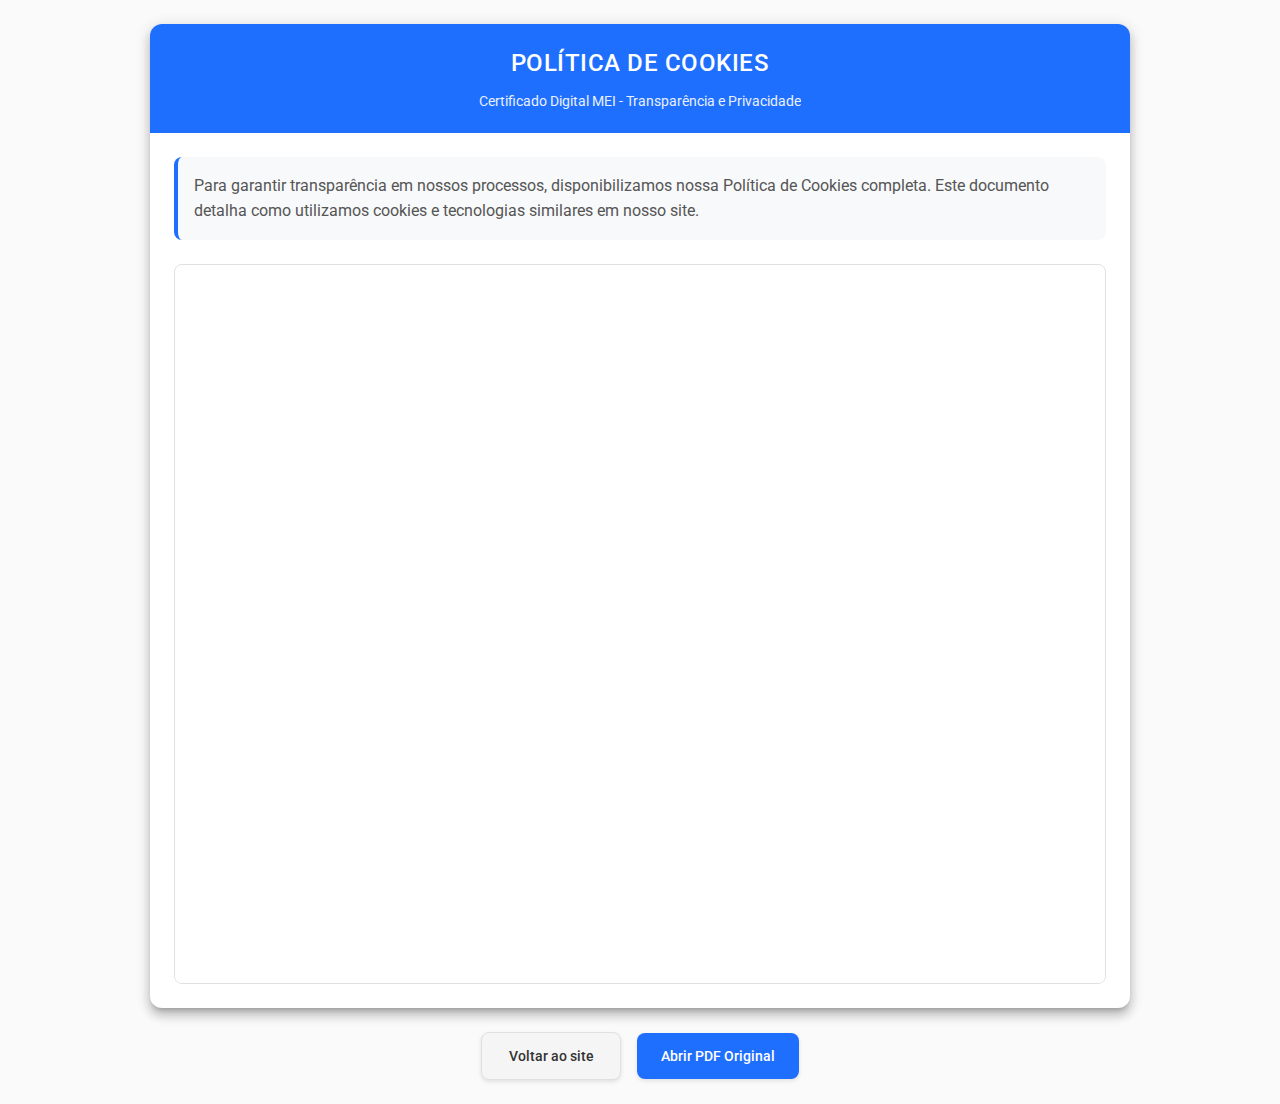
<file: politica-de-cookies.html>
<!DOCTYPE html>
<html lang="pt-BR">
<head>
  <meta charset="utf-8">
  <meta name="viewport" content="width=device-width, initial-scale=1">
  
  <title>Política de Cookies | Certificado Digital MEI</title>
  <meta name="description" content="Política de Cookies da Certificado Digital MEI. Saiba como usamos cookies e como gerenciar suas preferências.">
  <link rel="canonical" href="https://www.certificadodigitalmei.com.br/politica-de-cookies">
  <meta name="robots" content="index,follow">
  
  <!-- Sitemap para indexação -->
  <link rel="sitemap" type="application/xml" href="/sitemap.xml">

  <!-- Preconnect para Google Fonts -->
  <link rel="preconnect" href="https://fonts.googleapis.com">
  <link rel="preconnect" href="https://fonts.gstatic.com" crossorigin>

  <!-- Google Fonts - Roboto para Material Design -->
  <link href="https://fonts.googleapis.com/css2?family=Roboto:wght@300;400;500;700&display=swap" rel="stylesheet">

  <!-- Open Graph -->
  <meta property="og:type" content="website">
  <meta property="og:site_name" content="Certificado Digital MEI">
  <meta property="og:title" content="Política de Cookies | Certificado Digital MEI">
  <meta property="og:description" content="Política de Cookies da Certificado Digital MEI. Saiba como usamos cookies e como gerenciar suas preferências.">
  <meta property="og:url" content="https://www.certificadodigitalmei.com.br/politica-de-cookies">
  <meta property="og:image" content="/assets/og/og-cover.jpg">

  <!-- Theme colors para mobile -->
  <meta name="theme-color" content="#1F6FFF">
  <meta name="theme-color" content="#0B57D0" media="(prefers-color-scheme: dark)">

  <!-- Favicon essencial -->
  <link rel="icon" type="image/x-icon" href="/assets/favicons/favicon.ico">

  <style>
    /* ========== RESET GLOBAL ========== */
    * {
      margin: 0;
      padding: 0;
      box-sizing: border-box;
    }

    html, body {
      overflow-x: hidden;
      min-height: 100vh;
      font-family: 'Roboto', 'Segoe UI', Tahoma, sans-serif;
      background: #fafafa;
      color: #333;
      line-height: 1.6;
    }

    /* ========== CONTAINER PRINCIPAL ========== */
    .policy-page {
      width: 100%;
      min-height: 100vh;
      padding: 24px;
      display: flex;
      flex-direction: column;
      align-items: center;
      justify-content: flex-start;
    }

    .policy-container {
      max-width: 980px;
      width: 100%;
      background: #ffffff;
      border-radius: 12px;
      box-shadow:
        0 5px 5px -3px rgba(0, 0, 0, 0.2),
        0 8px 10px 1px rgba(0, 0, 0, 0.14),
        0 3px 14px 2px rgba(0, 0, 0, 0.12);
      overflow: hidden;
      margin-bottom: 24px;
    }

    /* ========== CABEÇALHO ========== */
    .policy-header {
      background: #1F6FFF;
      color: #ffffff;
      padding: 20px 24px;
      text-align: center;
    }

    .policy-header h1 {
      font-size: 24px;
      font-weight: 500;
      margin: 0;
      text-transform: uppercase;
      letter-spacing: 0.5px;
    }

    .policy-header p {
      margin-top: 8px;
      font-size: 14px;
      opacity: 0.9;
    }

    /* ========== CONTEÚDO ========== */
    .policy-content {
      padding: 24px;
    }

    .policy-intro {
      margin-bottom: 24px;
      padding: 16px;
      background: #f8f9fa;
      border-radius: 8px;
      border-left: 4px solid #1F6FFF;
    }

    .policy-intro p {
      margin: 0;
      font-size: 16px;
      color: #555;
    }

    /* ========== IFRAME DO PDF ========== */
    .pdf-container {
      width: 100%;
      height: 80vh;
      min-height: 600px;
      border: 1px solid #e0e0e0;
      border-radius: 8px;
      overflow: hidden;
      background: #f5f5f5;
      display: flex;
      align-items: center;
      justify-content: center;
    }

    .pdf-iframe {
      width: 100%;
      height: 100%;
      border: none;
      background: #ffffff;
    }

    .pdf-fallback {
      text-align: center;
      padding: 40px 20px;
      color: #666;
    }

    .pdf-fallback h3 {
      margin-bottom: 16px;
      color: #333;
    }

    .pdf-fallback a {
      display: inline-block;
      padding: 12px 24px;
      background: #1F6FFF;
      color: #ffffff;
      text-decoration: none;
      border-radius: 6px;
      font-weight: 500;
      transition: background 0.3s ease;
    }

    .pdf-fallback a:hover {
      background: #0B57D0;
    }

    /* ========== BOTÕES DE AÇÃO ========== */
    .action-buttons {
      display: flex;
      gap: 16px;
      justify-content: center;
      align-items: center;
      width: 100%;
      max-width: 980px;
    }

    .btn-action {
      padding: 12px 24px;
      border-radius: 8px;
      font-family: 'Roboto', sans-serif;
      font-weight: 500;
      font-size: 14px;
      text-decoration: none;
      text-align: center;
      transition: all 0.3s cubic-bezier(0.4, 0, 0.2, 1);
      cursor: pointer;
      border: none;
      min-width: 140px;
      box-shadow: 0 2px 4px rgba(0, 0, 0, 0.1);
    }

    .btn-voltar {
      background: #f5f5f5;
      color: #333333;
      border: 1px solid #e0e0e0;
    }

    .btn-voltar:hover {
      background: #eeeeee;
      transform: translateY(-1px);
      box-shadow: 0 4px 8px rgba(0, 0, 0, 0.15);
    }

    .btn-pdf {
      background: #1F6FFF;
      color: #ffffff;
    }

    .btn-pdf:hover {
      background: #0B57D0;
      transform: translateY(-1px);
      box-shadow: 0 4px 8px rgba(31, 111, 255, 0.3);
    }

    /* ========== RESPONSIVIDADE ========== */
    @media (max-width: 768px) {
      .policy-page {
        padding: 16px;
      }

      .policy-container {
        border-radius: 8px;
      }

      .policy-header {
        padding: 16px 20px;
      }

      .policy-header h1 {
        font-size: 20px;
      }

      .policy-content {
        padding: 20px;
      }

      .pdf-container {
        height: 70vh;
        min-height: 500px;
      }

      .action-buttons {
        flex-direction: column;
        gap: 12px;
      }

      .btn-action {
        width: 100%;
        max-width: 300px;
      }
    }

    @media (max-width: 480px) {
      .policy-page {
        padding: 12px;
      }

      .policy-header {
        padding: 12px 16px;
      }

      .policy-header h1 {
        font-size: 18px;
      }

      .policy-content {
        padding: 16px;
      }

      .pdf-container {
        height: 60vh;
        min-height: 400px;
      }
    }
  </style>
</head>
<body class="policy-page">

  <!-- Container da Política -->
  <div class="policy-container">
    <!-- Cabeçalho -->
    <div class="policy-header">
      <h1>Política de Cookies</h1>
      <p>Certificado Digital MEI - Transparência e Privacidade</p>
    </div>

    <!-- Conteúdo -->
    <div class="policy-content">
      <div class="policy-intro">
        <p>Para garantir transparência em nossos processos, disponibilizamos nossa Política de Cookies completa. Este documento detalha como utilizamos cookies e tecnologias similares em nosso site.</p>
      </div>

      <!-- Container do PDF -->
      <div class="pdf-container">
        <iframe src="https://certificadodigital.sirv.com/legal/politica.pdf" 
                class="pdf-iframe"
                title="Política de Cookies (PDF)" 
                loading="lazy">
          <div class="pdf-fallback">
            <h3>Não foi possível carregar o documento</h3>
            <p>Clique no botão abaixo para acessar nossa Política de Cookies:</p>
            <a href="https://certificadodigital.sirv.com/legal/politica.pdf" 
               target="_blank" 
               rel="noopener noreferrer">
              Abrir Política de Cookies (PDF)
            </a>
          </div>
        </iframe>
      </div>
    </div>
  </div>

  <!-- Botões de Ação -->
  <div class="action-buttons">
    <a href="/" class="btn-action btn-voltar">
      Voltar ao site
    </a>
    <a href="https://certificadodigital.sirv.com/legal/politica.pdf" 
       target="_blank" 
       rel="noopener noreferrer"
       class="btn-action btn-pdf">
      Abrir PDF Original
    </a>
  </div>

  <!-- JavaScript -->
  <script>
    document.addEventListener('DOMContentLoaded', function() {
      console.log('Página de Política de Cookies carregada');
      
      // Verificar se o iframe carregou corretamente
      const iframe = document.querySelector('.pdf-iframe');
      const fallback = document.querySelector('.pdf-fallback');
      
      if (iframe) {
        iframe.addEventListener('error', function() {
          console.log('Erro ao carregar PDF, mostrando fallback');
          if (fallback) {
            fallback.style.display = 'block';
          }
        });
      }
    });
  </script>

</body>
</html>
</file>
<file: style.css>
:root {
  /* Cores */
  --bg: #f5f7fb;
  --surface: #ffffff;
  --soft: #eef2f7;
  --border: #e6ebf2;
  --text: #0f172a;
  --muted: #64748b;

  /* Brand Colors */
  --brand: #1F6FFF;
  --brand-2: #0B57D0;
  --wpp-1: #25D366;
  --wpp-2: #128C7E;
  --violet-1: #2B1A6A;
  --violet-2: #4A1DB1;
  --icon-1: #7C4DFF;
  --icon-2: #6D38EA;

  /* Sistema de Espaçamento Material Design (8px base) */
  --space-1: 8px;
  --space-2: 16px;
  --space-3: 24px;
  --space-4: 32px;
  --space-5: 40px;
  --space-6: 48px;
  --space-8: 64px;
  --space-10: 80px;
  --space-12: 96px;
  --space-md: 24px;
  --space-lg: 32px;
  --space-xl: 48px;
  --space-2xl: 64px;
  --space-3xl: 96px;

  /* Breakpoints */
  --bp-md: 768px;
  --bp-lg: 1024px;

  /* Tipografia */
  --text-base: 16px;
  --text-lg: 18px;
  --text-2xl: 24px;
  --text-3xl: 32px;

  /* Header */
  --header-h: 64px;

  /* Bordas e Sombras */
  --radius: 16px;
  --radius-lg: 24px;
  --radius-xl: 20px;
  --radius-2xl: 28px;
  --shadow-sm: 0 2px 8px rgba(15,23,42,.06);
  --shadow-md: 0 8px 24px rgba(15,23,42,.12);
  --shadow-lg: 0 16px 40px rgba(15,23,42,.16);

  /* Transições */
  --transition-base: 0.2s ease;

  /* Espaçamento Responsivo */
  --section-padding: clamp(var(--space-6), 6vw, var(--space-10));
  --container-padding: clamp(var(--space-2), 4vw, var(--space-6));
  --element-gap: clamp(var(--space-2), 2vw, var(--space-3));

  /* Tipografia com Line-Height Otimizado */
  --line-height-tight: 1.1;
  --line-height-normal: 1.4;
  --line-height-relaxed: 1.6;

  --max-width: 1280px;
}

/* Reset e base conforme briefing */
* {
  box-sizing: border-box;
}

html, body {
  height: 100%;
}

body {
  margin: 0;
  font-family: system-ui, -apple-system, Segoe UI, Roboto, Ubuntu, Cantarell, Noto Sans, Arial;
  font-size: clamp(1rem, .3vw + .9rem, 1.125rem);
  background: var(--bg);
  color: var(--text);
  line-height: 1.6;
  -webkit-font-smoothing: antialiased;
  -moz-osx-font-smoothing: grayscale;
  overflow-x: hidden;
}

img {
  max-width: 100%;
  display: block;
  height: auto;
}

a {
  text-decoration: none;
  color: var(--brand-2);
}

a:hover {
  text-decoration: underline;
}

:focus-visible {
  outline: 2px solid var(--brand);
  outline-offset: 3px;
}

/* ========== Sistema de Containers Material Design ========== */
.container {
  max-width: min(100% - var(--container-padding) * 2, var(--max-width));
  margin-inline: auto;
  padding-inline: var(--container-padding);
  position: relative;
}

/* ========== Sistema de Seções Uniforme ========== */
section {
  padding-block: var(--section-padding);
  position: relative;
}

/* Classe .section--alt removida - não utilizada */

/* Espaçamento interno consistente */
section .container > *:first-child {
  margin-top: 0;
}

section .container > *:last-child {
  margin-bottom: 0;
}

/* Títulos de seção centralizados */
section h2 {
  text-align: center;
  margin-bottom: var(--space-6);
  max-width: 800px;
  margin-left: auto;
  margin-right: auto;
}

section h2 + p {
  text-align: center;
  margin-bottom: var(--space-6);
  color: var(--muted);
  max-width: 600px;
  margin-left: auto;
  margin-right: auto;
}

/* ========== Otimizações de Layout ========== */

/* Espaçamento entre seções adjacentes */
section + section {
  border-top: 1px solid transparent;
}

/* Seções com fundo diferente não precisam de espaçamento extra */
.kpis-section + section,
section + .kpis-section {
  margin-top: 0;
}

/* ========== Header Otimizado ========== */
.topbar {
  position: sticky;
  top: 0;
  z-index: 50;
  background: rgba(255, 255, 255, 0.95);
  backdrop-filter: saturate(120%) blur(8px);
  border-bottom: 1px solid var(--border);
  transition: box-shadow var(--transition-base) ease;
  padding-top: env(safe-area-inset-top);
  width: 100%;
}

.topbar.shrink {
  box-shadow: 0 6px 18px rgba(15,23,42,.06);
}

.topbar .container {
  max-width: min(100% - clamp(16px, 3vw, 32px), 1280px);
}

.row {
  display: flex;
  align-items: center;
  justify-content: space-between;
  height: 64px;
  width: 100%;
}



.menu-btn {
  appearance: none;
  border: 1px solid var(--border);
  background: #fff;
  border-radius: 8px;
  padding: 12px 16px;
  font-weight: 700;
  min-height: 48px;
  cursor: pointer;
  transition: all var(--transition-base);
  font-size: 14px;
  display: flex;
  align-items: center;
  gap: 8px;
}

.menu-btn:hover {
  background: var(--soft);
  border-color: var(--brand);
}

.menu-btn:focus {
  outline: 2px solid var(--brand);
  outline-offset: 2px;
}

/* Menu mobile colapsável - Google Guidelines */
.nav {
  position: fixed;
  top: var(--header-h);
  left: 0;
  right: 0;
  background: #fff;
  transform: translateY(-100%);
  transition: transform 0.3s cubic-bezier(0.4, 0, 0.2, 1), opacity 0.3s ease, visibility 0.3s ease;
  padding: 20px 16px;
  display: block;
  border-top: 1px solid var(--border);
  z-index: 49;
  box-shadow: 0 4px 6px -1px rgba(0, 0, 0, 0.1);
  opacity: 0;
  visibility: hidden;
  max-height: calc(100vh - var(--header-h));
  overflow-y: auto;
}

.nav.open {
  transform: translateY(0);
  opacity: 1;
  visibility: visible;
}

/* Lista de navegação - Mobile First */
.nav ul {
  list-style: none;
  padding: 0;
  margin: 0;
  display: block;
  width: 100%;
}

.nav li {
  display: block;
  margin-bottom: 8px;
  width: 100%;
}

.nav a {
  display: block;
  padding: 16px 20px;
  border: 1px solid var(--border);
  border-radius: 12px;
  color: #0f172a;
  min-height: 48px;
  font-weight: 500;
  font-size: 16px;
  text-decoration: none;
  transition: all var(--transition-base);
  background: var(--surface);
  width: 100%;
  box-sizing: border-box;
}

.nav a:hover,
.nav a:focus {
  background: var(--soft);
  border-color: var(--brand);
  text-decoration: none;
  transform: translateY(-1px);
}

.nav a:focus {
  outline: 2px solid var(--brand);
  outline-offset: 2px;
}

/* Estados ativos e visitados */
.nav a:active {
  transform: translateY(1px);
}

.nav a[aria-current="page"] {
  background: var(--brand);
  color: white;
  border-color: var(--brand);
}

/* Fallback para JavaScript desabilitado */
.nav:target {
  transform: translateY(0);
  opacity: 1;
  visibility: visible;
}

/* Melhorias de acessibilidade */
@media (prefers-reduced-motion: reduce) {
  .nav {
    transition: none;
  }
  .nav a {
    transition: none;
  }
  .nav a:hover,
  .nav a:focus {
    transform: none;
  }
}

/* Suporte para telas de alto contraste */
@media (prefers-contrast: high) {
  .nav a {
    border-width: 2px;
  }
  .nav a:focus {
    outline-width: 3px;
  }
}

/* Logo/Brand */
.brand {
  display: flex;
  align-items: center;
}

.brand picture,
.brand img {
  display: block;
  width: 180px; /* Aumentado de 148px para 180px (21% maior) */
  height: auto;
  max-width: none; /* Remove limitação para permitir tamanho específico */
}

/* ========== Sistema de Botões Material Design ========== */
.btn {
  display: inline-flex;
  align-items: center;
  justify-content: center;
  gap: var(--space-1);
  border: 1px solid transparent;
  border-radius: var(--radius);
  padding: var(--space-2) var(--space-3);
  font-weight: 600;
  font-size: clamp(0.875rem, 0.5vw + 0.8rem, 1rem);
  line-height: var(--line-height-normal);
  transition: all var(--transition-base);
  white-space: nowrap;
  min-height: 48px; /* Material Design mínimo */
  cursor: pointer;
  text-decoration: none;
  position: relative;
}

/* Tamanhos de botão removidos - não utilizados no HTML atual */

.btn--primary {
  background: linear-gradient(135deg, var(--brand), var(--brand-2));
  color: #fff;
  box-shadow: var(--shadow-sm);
}

.btn--primary:hover {
  transform: translateY(-1px);
  box-shadow: 0 12px 35px rgba(15,23,42,.12);
  text-decoration: none;
}

.btn--ghost {
  background: #fff;
  border-color: var(--border);
  color: #0f172a;
}

.btn--ghost:hover {
  background: var(--soft);
  text-decoration: none;
}

.btn--block {
  display: flex;
  width: 100%;
}

.btn--whatsapp {
  background: linear-gradient(135deg, rgba(37, 211, 102, 0.9), rgba(34, 197, 94, 0.9)),
              url('./assets/images/wpp_fundo.avif') center/cover;
  background-blend-mode: multiply;
  color: #fff;
  border: none;
  position: relative;
  overflow: hidden;
}

/* Fallback para navegadores que não suportam AVIF */
.btn--whatsapp {
  background: linear-gradient(135deg, var(--wpp-1), var(--wpp-2));
}

/* Suporte a AVIF */
@supports (background-image: url('./assets/images/wpp_fundo.avif')) {
  .btn--whatsapp {
    background: linear-gradient(135deg, rgba(37, 211, 102, 0.85), rgba(34, 197, 94, 0.85)),
                url('./assets/images/wpp_fundo.avif') center/cover;
    background-blend-mode: multiply;
  }
}

.btn--whatsapp:hover {
  transform: translateY(-1px);
  box-shadow: 0 12px 35px rgba(37,211,102,.35);
  text-decoration: none;
}

.btn--whatsapp:active {
  transform: translateY(0);
  box-shadow: 0 8px 25px rgba(37,211,102,.25);
}

/* Ícones nos botões */
.btn-icon {
  flex-shrink: 0;
  margin-left: 8px;
  filter: brightness(0) invert(1); /* Torna o ícone branco */
  transition: transform 0.2s ease;
}

.btn:hover .btn-icon {
  transform: scale(1.1);
}

/* Ajustes específicos para botões WhatsApp */
.btn--whatsapp {
  display: flex;
  align-items: center;
  justify-content: center;
  gap: 8px;
}

.btn--whatsapp .btn-icon {
  margin-left: 0;
  filter: brightness(0) invert(1) drop-shadow(0 1px 2px rgba(0,0,0,0.1));
}

/* ========== Hero Otimizado ========== */
.hero--ecnpj {
  background: linear-gradient(135deg, var(--bg) 0%, #ffffff 100%);
  position: relative;
  overflow: hidden;
}

.hero--ecnpj::before {
  content: '';
  position: absolute;
  top: 0;
  left: 0;
  right: 0;
  bottom: 0;
  background: radial-gradient(ellipse at top right, rgba(31, 111, 255, 0.05) 0%, transparent 50%);
  pointer-events: none;
}

.hero--ecnpj .container {
  position: relative;
  z-index: 1;
}

.highlight {
  font-weight: 900;
  color: var(--brand-2);
  margin: 0 0 8px;
  font-size: 20px;
}

/* ========== Tipografia Material Design ========== */
h1 {
  font-size: clamp(2rem, 2.2vw + 1rem, 3.2rem);
  line-height: var(--line-height-tight);
  margin: 0 0 var(--space-3);
  font-weight: 700;
  word-break: break-word;
  hyphens: auto;
}

h2 {
  font-size: clamp(1.5rem, 1.6vw + .8rem, 2.2rem);
  line-height: var(--line-height-tight);
  margin: 0 0 var(--space-2);
  font-weight: 600;
}

h3 {
  font-size: clamp(1.125rem, 1vw + 1rem, 1.5rem);
  line-height: var(--line-height-normal);
  margin: 0 0 var(--space-2);
  font-weight: 600;
}

p {
  font-size: clamp(1rem, 0.5vw + 0.9rem, 1.125rem);
  line-height: var(--line-height-relaxed);
  margin: 0 0 var(--space-3);
  color: var(--text);
}

/* Utilitários removidos - não utilizados no HTML atual */

/* ======= OFERTA e-CNPJ A1 - VARIÁVEIS E ESTILOS ======= */

/* Variáveis específicas da oferta */
:root{
  --bg-page:#0a4c8a;            /* gradiente externo (página) fica a cargo do seu layout */
  --card-top:#24263a;           /* bloco superior escuro */
  --card-bottom:#ffffff;        /* bloco inferior claro */
  --text-dark:#0b1426;
  --text-soft:#cdd2de;
  --brand:#ff7a00;              /* laranja do botão */
  --brand-2:#ff9a2a;            /* degradê do botão */
  --shadow:0 24px 48px rgba(15,23,42,.18);
  --radius:22px;
  --radius-lg:28px;
}

/* ======= Seção ======= */
.offer-ecnpj{
  padding: clamp(20px,4vw,36px);
  display: grid;
  place-items:center;
}

/* Card com duas áreas (topo escuro + base branca) */
.offer-wrap{
  width: min(720px, 96vw);
  background: linear-gradient(#24263a, #24263a) top/100% auto no-repeat,
              linear-gradient(#fff, #fff) bottom/100% auto no-repeat;
  border-radius: var(--radius-lg);
  box-shadow: var(--shadow);
  overflow: hidden;
}

/* Topo (fundo escuro) */
.offer-header{
  background: var(--card-top);
  color: #fff;
  text-align: center;
  padding: clamp(24px,6vw,48px) clamp(20px,4vw,36px);
}
.offer-header h1{
  margin:0 0 12px;
  font: 800 clamp(24px,2.8vw,36px)/1.12 "Poppins",system-ui,sans-serif;
  letter-spacing:.2px;
}
.offer-sub{
  margin:0;
  color: var(--text-soft);
  font: 500 clamp(14px,1.6vw,18px)/1.5 "Poppins",system-ui,sans-serif;
}

/* Base branca (benefícios + preço + CTA) */
.offer-body{
  background: var(--card-bottom);
  padding: clamp(20px,5vw,40px);
}

/* Lista de benefícios com "check" */
.offer-benefits{
  list-style:none;
  padding:0;
  margin:0 0 clamp(20px,4vw,32px);
  display:grid;
  gap: 12px;
}
.offer-benefits li{
  display:flex; align-items:center;
  gap:10px;
  font: 600 clamp(14px,1.6vw,18px)/1.45 "Poppins",system-ui,sans-serif;
  color: #1b2438;
}
.offer-benefits .ico{
  width:26px;height:26px; border-radius:50%;
  display:grid;place-items:center;
  background:#e9f3ff; color:#2e79ff; font-weight:900;
}

/* Preço destacado */
.offer-price{
  text-align:center;
  margin: clamp(6px,2vw,10px) 0 clamp(16px,3vw,24px);
  color: var(--text-dark);
}
.offer-price .label{
  display:block;
  font:700 clamp(14px,1.6vw,18px)/1 "Poppins",system-ui,sans-serif;
  opacity:.85;
}
.offer-price .value{
  display:block;
  font:800 clamp(32px,5.5vw,44px)/1 "Poppins",system-ui,sans-serif;
  color:#0b3b91;
}
.offer-price .value::before{
  content:"R$ ";
  font-weight:800;
}

/* Texto exclusivo MEI */
.offer-exclusive{
  display:block;
  font:600 clamp(12px,1.4vw,16px)/1.2 "Poppins",system-ui,sans-serif;
  color:#0b3b91;
  margin-top: 4px;
  opacity: 0.9;
}

/* CTA grande em degradê laranja */
.offer-cta{
  display:block;
  width: min(520px, 100%);
  margin: 0 auto;
  text-align:center;
  text-decoration:none;
  font: 800 clamp(16px,1.8vw,20px)/1 "Poppins",system-ui,sans-serif;
  color:#fff;
  padding: clamp(14px,1.8vw,18px) clamp(20px,3vw,28px);
  border-radius: 999px;
  background: linear-gradient(135deg,var(--brand),var(--brand-2));
  box-shadow: 0 18px 38px rgba(255,122,0,.25);
  transition: transform .15s ease, box-shadow .15s ease;
}
.offer-cta:hover{ transform: translateY(-1px); box-shadow: 0 22px 46px rgba(255,122,0,.32); }
.offer-cta:active{ transform: translateY(0); }

/* Acessibilidade: leitores de tela */
.sr-only{
  position:absolute !important; width:1px;height:1px; overflow:hidden;
  clip:rect(1px,1px,1px,1px); white-space:nowrap; border:0; padding:0; margin:-1px;
}

/* ========== HERO SECTION - OTIMIZADO PARA CORE WEB VITALS ========== */

/*
 * MOBILE FIRST: Apenas texto, sem imagem
 * Prioriza LCP e evita CLS com layout estável
 */
.hero--ecnpj {
  background: linear-gradient(135deg, var(--bg) 0%, #ffffff 100%);
  position: relative;
  overflow: hidden;
  /* Reserva espaço fixo para evitar CLS */
  min-height: 500px;
  display: flex;
  align-items: center;
}

.hero--ecnpj::before {
  content: '';
  position: absolute;
  top: 0;
  left: 0;
  right: 0;
  bottom: 0;
  background: radial-gradient(ellipse at top right, rgba(31, 111, 255, 0.05) 0%, transparent 50%);
  pointer-events: none;
}

.hero__content {
  position: relative;
  z-index: 1;
  width: 100%;
  /* Mobile: layout em bloco para máxima performance */
  display: block;
}

.hero__text {
  /* Mobile: texto centralizado com espaçamento confortável */
  text-align: left;
  max-width: 100%;
  margin: 0 auto;
}

/* Tipografia fluida otimizada para mobile */
.hero__text .highlight {
  display: block;
  font-weight: 700;
  color: var(--brand-2);
  font-size: clamp(1rem, 2vw + 0.8rem, 1.25rem);
  margin-bottom: var(--space-1);
  line-height: 1.2;
  text-align: left;
}

.hero__text h1 {
  font-size: clamp(1.75rem, 4vw + 1rem, 2.5rem);
  font-weight: 700;
  line-height: 1.1;
  margin-bottom: var(--space-3);
  color: var(--text);
  /* Evita quebras estranhas */
  word-break: break-word;
  hyphens: auto;
}

.hero__text p {
  font-size: clamp(1rem, 2vw + 0.9rem, 1.125rem);
  line-height: 1.6;
  color: #334155;
  margin-bottom: 0;
  /* Mobile: sem limitação de largura */
  max-width: none;
}

/* Subtexto destacado do hero */
.hero__subtitle {
  font-size: clamp(1.25rem, 3vw + 1.1rem, 1.5rem) !important;
  font-weight: 700 !important;
  color: var(--brand-2) !important;
  margin-bottom: var(--space-2) !important;
  text-align: center;
  background: linear-gradient(135deg, var(--brand), var(--brand-2));
  -webkit-background-clip: text;
  -webkit-text-fill-color: transparent;
  background-clip: text;
  line-height: 1.3 !important;
}



/* Imagem escondida no mobile para otimizar LCP */
.hero__image {
  display: none;
  /* Reserva espaço mesmo escondida para evitar CLS quando aparecer */
  min-height: 0;
  margin: 0;
}

/* Remove qualquer pseudo-elemento que possa causar CLS */
.hero__image::before,
.hero__image::after {
  display: none;
}

.hero__image img {
  /* Otimizações para quando a imagem carregar */
  max-width: 100%;
  height: auto;
  display: block;
}

/* Classe .sub removida - não utilizada */

.center {
  text-align: center;
}

/* ========== SEÇÃO COMO FUNCIONA ========== */
.how {
  text-align: left;
}

.how h2 {
  text-align: left;
  margin-bottom: var(--space-6);
}

/* ========== Grades de Cards Uniformes ========== */
.steps--cards {
  display: grid;
  grid-template-columns: repeat(auto-fit, minmax(280px, 1fr));
  gap: var(--element-gap);
  margin-top: var(--space-6);
}

.step-card {
  background: var(--surface);
  border: 1px solid var(--border);
  border-radius: var(--radius-lg);
  padding: var(--space-4);
  box-shadow: var(--shadow-sm);
  text-align: left;
  transition: transform var(--transition-base);
}

.step-card:hover {
  transform: translateY(-2px);
  box-shadow: var(--shadow-md);
}

.step-card h3 {
  margin-bottom: var(--space-2);
}

.step-card p {
  margin-bottom: 0;
  color: var(--muted);
}

.step-badge {
  width: 48px;
  height: 48px;
  border-radius: 999px;
  display: grid;
  place-items: center;
  font-weight: 900;
  color: #fff;
  background: linear-gradient(180deg, var(--icon-1), var(--icon-2));
  margin-bottom: var(--space-2);
}

/* Faixa Google Reviews */
.google-reviews-band{
  background:#fff;
  border-top:1px solid var(--border);
  border-bottom:1px solid var(--border);
  /* Mobile: padding reduzido para melhor proporção */
  padding: var(--space-4) 0;
}
.band__wrap{
  display: grid;
  place-items: center; /* Centralização completa via grid */
  gap: var(--space-3); /* Gap consistente com sistema de espaçamento */
  text-align: center;
}
.band__logo{opacity:.95; max-width:100%; height:auto}
.band__rating{display:flex; align-items:center; justify-content:center; margin-bottom:8px}
.band__claim{
  /* Centralização real do bloco, não só do texto */
  display: block;
  max-width: min(720px, 65ch); /* Largura otimizada: 720px ou 65 caracteres */
  margin-left: auto;
  margin-right: auto;
  text-align: center;
  color: #475569;
  /* Espaçamento superior ajustado */
  margin-top: var(--space-3);
  margin-bottom: 0;
}
.reviews-link{display:flex; align-items:center; gap:8px; text-decoration:none; color:#334155; font-weight:700; transition:color .2s ease}
.reviews-link:hover{color:var(--brand); text-decoration:none}
.online-indicator{
  width:12px; height:12px; border-radius:50%; background:#4FCE5D;
  animation:pulse 2s infinite; box-shadow:0 0 0 0 rgba(79,206,93,.7)
}
@keyframes pulse{
  0%{box-shadow:0 0 0 0 rgba(79,206,93,.7)}
  70%{box-shadow:0 0 0 10px rgba(79,206,93,0)}
  100%{box-shadow:0 0 0 0 rgba(79,206,93,0)}
}

/* KPIs mobile-first */
.kpis {
  background: #f1f5fb;
}

.kpi-grid {
  display: grid;
  grid-template-columns: repeat(auto-fit, minmax(280px, 1fr));
  gap: var(--element-gap);
  margin-top: var(--space-6);
}

.kpi {
  background: #fff;
  border: 1px solid var(--border);
  border-radius: 18px;
  padding: var(--space-3);
  box-shadow: var(--shadow-sm);
  text-align: center;
}

.kpi__value {
  font-size: 28px; /* Mobile: tamanho fixo */
  font-weight: 900;
}

.kpi__label {
  color: #475569;
  font-size: 14px; /* Mobile: tamanho fixo */
}

.kpi-cta {
  display: flex;
  gap: 12px;
  justify-content: center;
  margin-top: 20px;
  flex-wrap: wrap;
}

/* Classes .card removidas - não utilizadas no HTML atual */

/* ========== SEÇÃO DE PREÇOS OTIMIZADA ========== */

/*
 * Seção principal com espaçamento reduzido para ficar mais próxima da anterior
 */
.pricing--featured {
  padding-top: var(--space-2); /* Reduzido ainda mais já que não há título */
  padding-bottom: var(--space-4); /* Reduzido também o bottom */
  background: linear-gradient(135deg, #fafbfc 0%, #ffffff 100%);
  position: relative;
}

/* Container otimizado para ocupar mais espaço visual */
.pricing__container {
  /* Mobile: margens laterais pequenas (16px) */
  max-width: calc(100% - 32px);
  margin: 0 auto;
  padding: 0 16px;
}

/* Título da seção com tipografia fluida */
.pricing__title {
  text-align: center;
  font-size: clamp(1.75rem, 3vw + 1rem, 2.5rem);
  font-weight: 700;
  color: var(--text);
  margin-bottom: var(--space-6);
  line-height: 1.2;
}

/* Wrapper do card centralizado */
.pricing__card-wrapper {
  display: flex;
  justify-content: center;
  width: 100%;
}

/* Card principal otimizado */
.pricing__card {
  background: var(--surface);
  border: 2px solid var(--border);
  border-radius: var(--radius-2xl);
  padding: var(--space-6);
  box-shadow: var(--shadow-md);
  transition: all var(--transition-base);
  width: 100%;
  max-width: 400px; /* Mobile: largura controlada */

  /* Flexbox para organizar elementos internos */
  display: flex;
  flex-direction: column;
  gap: var(--space-4);
}

.pricing__card:hover {
  transform: translateY(-4px);
  box-shadow: var(--shadow-lg);
  border-color: var(--brand);
}

/* Header do plano */
.pricing__header {
  text-align: center;
}

.pricing__plan-name {
  font-size: clamp(1.25rem, 2vw + 1rem, 1.5rem);
  font-weight: 700;
  color: var(--text);
  margin-bottom: var(--space-1);
  line-height: 1.3;
}

.pricing__plan-desc {
  font-size: clamp(0.875rem, 1.5vw + 0.8rem, 1rem);
  color: var(--muted);
  margin: 0;
  line-height: 1.4;
}

/* Preço destacado */
.pricing__price {
  text-align: center;
  padding: var(--space-3) 0;
  border-top: 1px solid var(--border);
  border-bottom: 1px solid var(--border);
}

.pricing__value {
  display: block;
  font-size: clamp(2.25rem, 4vw + 1.5rem, 3rem);
  font-weight: 900;
  color: var(--brand-2);
  line-height: 1;
  margin-bottom: var(--space-1);
}

.pricing__note {
  font-size: clamp(0.875rem, 1.5vw + 0.7rem, 1rem);
  color: var(--muted);
  font-weight: 500;
}

/* Lista de recursos */
.pricing__features {
  list-style: none;
  padding: 0;
  margin: 0;
  display: flex;
  flex-direction: column;
  gap: var(--space-2);
}

.pricing__features li {
  position: relative;
  padding-left: var(--space-4);
  font-size: clamp(0.875rem, 1.5vw + 0.8rem, 1rem);
  line-height: 1.5;
  color: var(--text);
}

.pricing__features li::before {
  content: "✓";
  position: absolute;
  left: 0;
  top: 0;
  width: 20px;
  height: 20px;
  background: var(--wpp-1);
  color: white;
  border-radius: 50%;
  display: flex;
  align-items: center;
  justify-content: center;
  font-size: 12px;
  font-weight: 700;
}

/* Espaço reservado para checkout futuro */
.pricing__checkout-space {
  min-height: var(--space-6);
  margin: var(--space-4) 0;
  /* Espaço visual para futuro checkout */
}

/* CTA do plano */
.pricing__cta {
  margin-top: auto; /* Empurra para o final do card */
  font-size: clamp(1rem, 1.5vw + 0.9rem, 1.125rem);
  font-weight: 700;
  padding: var(--space-3) var(--space-4);
}

/* Classes .list removidas - não utilizadas no HTML atual */

/* Dobra Benefícios mobile-first */
.benefits {
  padding: 40px 0 20px;
  background: linear-gradient(180deg, #f6f9ff 0, #f8fafc 100%);
}

/* ========== CTA RIBBON - ALINHAMENTO PERFEITO COM CONTAINERS BRANCOS ========== */



/*
 * Container que segue exatamente o padrão dos containers brancos
 * Largura e alinhamento idênticos aos cards de benefícios
 */
.cta-ribbon {
  /* Mesmas propriedades dos cards brancos */
  background: linear-gradient(90deg, var(--violet-1), var(--violet-2));
  color: #fff;
  border: 1px solid rgba(255,255,255,0.1); /* Borda sutil para consistência */
  border-radius: 26px; /* Mesmo border-radius dos benefit-cards */
  box-shadow: var(--shadow-sm); /* Mesma sombra dos cards */

  /* Mesmo padding dos KPIs para altura idêntica */
  padding: var(--space-3); /* Mesmo padding dos .kpi (24px) */

  /* Espaçamento superior consistente com a grade de benefícios */
  margin-top: var(--element-gap);

  /* Espaçamento inferior igual aos cards */
  margin-bottom: var(--space-12);

  /* Mobile: layout empilhado, altura fina e proporcional */
  display: flex;
  flex-direction: column;
  gap: var(--space-1); /* Espaçamento reduzido para altura fina */
  text-align: center;
  align-items: center;

  /* Altura fina que se adapta ao conteúdo */
  min-height: auto;
}



.cta-ribbon h3 {
  margin: 0 0 var(--space-1);
  font-size: clamp(1rem, 1.5vw + 0.9rem, 1.125rem);
  font-weight: 700;
  line-height: 1.3;
  color: #fff;
}

.cta-ribbon p {
  margin: 0;
  font-size: clamp(0.8rem, 1.2vw + 0.7rem, 0.9rem);
  line-height: 1.4;
  opacity: 0.95;
  color: #fff;
}

/* Botão otimizado */
.cta-ribbon__btn {
  /* Mobile: botão centralizado, largura automática */
  align-self: center;
  white-space: nowrap;
  font-weight: 700;
  padding: var(--space-2) var(--space-4);
  border-radius: var(--radius);
  transition: all var(--transition-base);
  display: flex;
  align-items: center;
  gap: 8px;
}

.cta-ribbon__btn:hover {
  transform: translateY(-1px);
  box-shadow: 0 8px 20px rgba(37, 211, 102, 0.3);
}

.benefit-list {
  display: grid;
  grid-template-columns: repeat(auto-fit, minmax(280px, 1fr));
  gap: var(--element-gap);
  margin: var(--space-6) 0 0;
}

.benefit-card {
  display: grid;
  grid-template-columns: auto 1fr;
  gap: var(--space-2);
  background: #fff;
  border: 1px solid var(--border);
  border-radius: 26px;
  padding: var(--space-3);
  box-shadow: var(--shadow-sm);
}

.benefit-card__icon {
  width: 64px; /* Mobile: tamanho fixo */
  height: 64px;
  border-radius: 22px;
  background: linear-gradient(180deg, var(--icon-1), var(--icon-2));
  display: grid;
  place-items: center;
  filter: drop-shadow(0 10px 18px rgba(124,77,255,.25));
  flex-shrink: 0;
}

.benefit-card__content h3 {
  margin: 4px 0 8px;
  font-size: 20px; /* Mobile: tamanho fixo */
  color: #0f172a;
}

.benefit-card__eyebrow {
  display: inline-block;
  margin-bottom: 8px;
  font-weight: 900;
  color: var(--icon-1);
  letter-spacing: 0.02em;
  font-size: 11px; /* Mobile: tamanho fixo */
}

.benefit-card__desc {
  margin: 0;
  line-height: 1.5;
  font-size: 14px; /* Mobile: tamanho fixo */
  color: #475569;
  text-align: left; /* Volta para a esquerda */
}

/* Reviews mobile-first */
.reviews-google {
  background: var(--bg);
}

.review-cards {
  display: grid;
  grid-template-columns: repeat(auto-fit, minmax(280px, 1fr));
  gap: var(--element-gap);
  margin-top: var(--space-4); /* Reduzido de var(--space-6) para diminuir espaço vertical */
}

.review-card {
  background: #fff;
  border: 1px solid var(--border);
  border-radius: 16px;
  padding: 16px;
  box-shadow: var(--shadow-sm);
}

.review-card header {
  margin-bottom: 8px;
}

.review-card footer {
  display: flex;
  flex-direction: column;
  gap: 8px;
  margin-top: 10px;
}

.review-card footer .stars {
  align-self: flex-start;
}

.review-card .review-source {
  display: flex;
  align-items: center;
  gap: 8px;
  color: #64748b;
  font-size: 14px;
}

/* ========== ESTRELAS AMARELAS CONSISTENTES ========== */
.stars {
  color: #FFD700; /* Cor amarela específica */
  font-size: 14px; /* Tamanho consistente */
  letter-spacing: 1px; /* Espaçamento entre estrelas */
  line-height: 1;
  font-weight: normal;
  display: inline-block;
}

/* Classe .more-link removida - não utilizada */

/* Espaçamento ajustado para o botão "Conheça Nossa História" */
.band__claim + .center {
  margin-top: var(--space-4); /* Espaçamento otimizado entre texto e botão */
}



/* ===== FAQ MODERNA - DESIGN INTERATIVO ===== */

/* Seção FAQ com fundo suave */
.faq-section {
  padding: clamp(48px, 8vw, 80px) 0;
  background: linear-gradient(135deg, #f8fafc 0%, #f1f5f9 100%);
  position: relative;
}

.faq-section::before {
  content: '';
  position: absolute;
  top: 0;
  left: 0;
  right: 0;
  bottom: 0;
  background: radial-gradient(ellipse at center top, rgba(59, 130, 246, 0.03) 0%, transparent 50%);
  pointer-events: none;
}

/* Header da FAQ */
.faq-header {
  text-align: center;
  margin-bottom: clamp(32px, 6vw, 48px);
  position: relative;
  z-index: 1;
}

.faq-title {
  font-size: clamp(1.75rem, 4vw + 1rem, 2.5rem);
  font-weight: 700;
  color: var(--text);
  margin-bottom: var(--space-3);
  line-height: 1.2;
}

.faq-subtitle {
  font-size: clamp(1rem, 2vw + 0.9rem, 1.125rem);
  color: var(--text-secondary);
  max-width: 600px;
  margin: 0 auto;
  line-height: 1.5;
}

/* Lista de FAQs */
.faq-list {
  max-width: 800px;
  margin: 0 auto;
  display: flex;
  flex-direction: column;
  gap: clamp(12px, 2vw, 16px);
  position: relative;
  z-index: 1;
}

/* Item individual da FAQ */
.faq-item {
  background: #ffffff;
  border-radius: 12px;
  box-shadow: 0 2px 8px rgba(15, 23, 42, 0.06);
  border: 1px solid rgba(226, 232, 240, 0.8);
  overflow: hidden;
  transition: all 0.3s cubic-bezier(0.4, 0, 0.2, 1);
}

.faq-item:hover {
  box-shadow: 0 8px 25px rgba(15, 23, 42, 0.12);
  transform: translateY(-2px);
  border-color: rgba(59, 130, 246, 0.2);
}

/* Pergunta (botão) */
.faq-question {
  width: 100%;
  padding: clamp(16px, 3vw, 24px) clamp(20px, 4vw, 28px);
  background: none;
  border: none;
  text-align: left;
  cursor: pointer;
  display: flex;
  align-items: center;
  justify-content: space-between;
  gap: 16px;
  font-family: inherit;
  transition: all 0.2s ease;
  position: relative;
}

.faq-question:hover {
  background: rgba(59, 130, 246, 0.02);
}

.faq-question:focus {
  outline: 2px solid var(--brand);
  outline-offset: -2px;
}

.faq-question-text {
  font-size: clamp(1rem, 2vw + 0.9rem, 1.125rem);
  font-weight: 600;
  color: var(--text);
  line-height: 1.4;
  flex: 1;
}

/* Ícone da seta/plus */
.faq-icon {
  flex-shrink: 0;
  width: 24px;
  height: 24px;
  color: var(--brand);
  transition: transform 0.3s cubic-bezier(0.4, 0, 0.2, 1);
  display: flex;
  align-items: center;
  justify-content: center;
}

.faq-icon svg {
  width: 20px;
  height: 20px;
}

/* Rotação do ícone quando aberto */
.faq-question[aria-expanded="true"] .faq-icon {
  transform: rotate(45deg);
}

/* Resposta */
.faq-answer {
  max-height: 0;
  overflow: hidden;
  transition: max-height 0.3s cubic-bezier(0.4, 0, 0.2, 1);
}

.faq-answer.open {
  max-height: 500px;
}

.faq-answer-content {
  padding: 0 clamp(20px, 4vw, 28px) clamp(20px, 4vw, 28px);
  opacity: 0;
  transform: translateY(-10px);
  transition: all 0.3s cubic-bezier(0.4, 0, 0.2, 1);
}

.faq-answer.open .faq-answer-content {
  opacity: 1;
  transform: translateY(0);
}

.faq-answer-content p {
  font-size: clamp(0.9rem, 1.8vw + 0.8rem, 1rem);
  line-height: 1.6;
  color: var(--text-secondary);
  margin: 0;
}

/* Estados ativos */
.faq-item.active {
  border-color: rgba(59, 130, 246, 0.3);
  box-shadow: 0 8px 25px rgba(59, 130, 246, 0.15);
}

.faq-item.active .faq-question {
  background: rgba(59, 130, 246, 0.03);
}

/* Responsividade mobile */
@media (max-width: 768px) {
  .faq-section {
    padding: clamp(32px, 6vw, 48px) 0;
  }

  .faq-list {
    margin: 0 clamp(16px, 4vw, 24px);
  }

  .faq-item {
    border-radius: 10px;
  }

  .faq-question {
    padding: 16px 20px;
    gap: 12px;
  }

  .faq-answer-content {
    padding: 0 20px 20px;
  }

  /* Feedback tátil no mobile */
  .faq-question:active {
    background: rgba(59, 130, 246, 0.05);
    transform: scale(0.98);
  }
}

/* Animações suaves para reduced motion */
@media (prefers-reduced-motion: reduce) {
  .faq-item,
  .faq-question,
  .faq-icon,
  .faq-answer,
  .faq-answer-content {
    transition: none;
  }

  .faq-item:hover {
    transform: none;
  }
}

/* Sidebar fixa (desktop) */
.sidebar-cta{position:fixed; right:16px; bottom:90px; display:none; flex-direction:column; gap:10px; z-index:40}
.sidebar-cta__btn{display:flex; align-items:center; justify-content:center; gap:8px; padding:12px 16px; border-radius:14px; box-shadow:var(--shadow-md); font-weight:800; text-decoration:none}
.sidebar-cta__btn.primary{background:linear-gradient(135deg,var(--brand),var(--brand-2)); color:#fff}
.sidebar-cta__btn.ghost{
  background: linear-gradient(135deg, var(--wpp-1), var(--wpp-2));
  border: 1px solid var(--wpp-1);
  color: #fff;
  position: relative;
  overflow: hidden;
}

/* Fundo WhatsApp para sidebar desktop */
@supports (background-image: url('./assets/images/wpp_fundo.avif')) {
  .sidebar-cta__btn.ghost {
    background: linear-gradient(135deg, rgba(37, 211, 102, 0.85), rgba(34, 197, 94, 0.85)),
                url('./assets/images/wpp_fundo.avif') center/cover;
    background-blend-mode: multiply;
  }
}

/* Action bar fixa (mobile) com espaço reservado */
.actionbar {
  position: fixed;
  left: 0;
  right: 0;
  bottom: 0;
  background: rgba(255, 255, 255, 0.95);
  backdrop-filter: blur(8px);
  border-top: 1px solid var(--border);
  padding: 12px max(16px, env(safe-area-inset-left)) max(12px, env(safe-area-inset-bottom)) max(16px, env(safe-area-inset-right));
  display: flex;
  gap: 12px;
  z-index: 45;
}

.actionbar .btn {
  flex: 1;
}

/* Botão WhatsApp na action bar mobile */
.actionbar .btn--whatsapp {
  position: relative;
  overflow: hidden;
}

/* Fundo WhatsApp para action bar mobile */
@supports (background-image: url('./assets/images/wpp_fundo.avif')) {
  .actionbar .btn--whatsapp {
    background: linear-gradient(135deg, rgba(37, 211, 102, 0.85), rgba(34, 197, 94, 0.85)),
                url('./assets/images/wpp_fundo.avif') center/cover;
    background-blend-mode: multiply;
  }
}

/* Espaço reservado para action bar mobile */
main {
  padding-bottom: calc(80px + env(safe-area-inset-bottom)); /* Evita que o conteúdo seja coberto + safe area */
}

/* Helpers */
section, .card, .box {
  contain: layout paint;
}

/* Suporte para prefers-reduced-motion */
@media (prefers-reduced-motion: reduce) {
  *,
  *::before,
  *::after {
    animation-duration: 0.01ms !important;
    animation-iteration-count: 1 !important;
    transition-duration: 0.01ms !important;
    scroll-behavior: auto !important;
  }


}

/* ========== Seções com Delimitações Específicas ========== */
.reviews-section {
  background: var(--soft);
  border-top: 1px solid var(--border);
  border-bottom: 1px solid var(--border);
  /* Mobile: padding-block reduzido para diminuir espaço vertical */
  padding-block: var(--space-6);
  /* Remove margens extras entre seções adjacentes */
  margin: 0;
}

/* Garante alinhamento lateral consistente com .container */
.reviews-section .container {
  /* Herda o mesmo padding lateral do sistema de containers */
  padding-inline: var(--container-padding);
}

.kpis-section {
  background: linear-gradient(135deg, var(--brand) 0%, var(--brand-2) 100%);
  color: white;
  position: relative;
}

.kpis-section::before {
  content: '';
  position: absolute;
  top: 0;
  left: 0;
  right: 0;
  bottom: 0;
  background: url('data:image/svg+xml,<svg xmlns="http://www.w3.org/2000/svg" viewBox="0 0 100 100"><defs><pattern id="grain" width="100" height="100" patternUnits="userSpaceOnUse"><circle cx="50" cy="50" r="1" fill="white" opacity="0.1"/></pattern></defs><rect width="100" height="100" fill="url(%23grain)"/></svg>');
  pointer-events: none;
}

.kpis-section .container {
  position: relative;
  z-index: 1;
}

.kpis-section h2 {
  color: white;
}

.kpi__value {
  color: var(--text);
}

.kpi__label {
  color: #475569;
}

.benefits-section {
  background: #fafbfc;
  position: relative;
}

.testimonials-section {
  background: white;
  border-top: 1px solid var(--border);
  padding-top: var(--space-12); /* Adiciona espaçamento superior generoso */
}



/* Classes .final-cta-section removidas - não utilizadas */

/* ========== Responsive Breakpoints (Mobile-First) ========== */

/* Tablet pequeno - 480px+ */
@media (min-width: 480px) {
  .container {
    padding-left: max(var(--space-lg), env(safe-area-inset-left));
    padding-right: max(var(--space-lg), env(safe-area-inset-right));
  }
  h1 { font-size: var(--text-3xl); }
  h2 { font-size: var(--text-2xl); }
  .nav {
    padding: var(--space-lg) var(--space-md);
  }
  .nav a {
    font-size: var(--text-lg);
    padding: var(--space-lg) var(--space-xl);
  }
}

/* Tablet pequeno - 480px+ */
@media (min-width: 480px) {
  /* Logo ligeiramente maior em tablets pequenos */
  .brand picture,
  .brand img {
    width: 200px; /* Aumenta para 200px em tablets */
  }
}

/* Tablet - 768px+ */
@media (min-width: 768px) {
  .container {
    max-width: var(--bp-md);
    padding-left: max(var(--space-xl), env(safe-area-inset-left));
    padding-right: max(var(--space-xl), env(safe-area-inset-right));
  }
  section {
    padding: var(--space-3xl) 0;
  }
  .card {
    padding: var(--space-2xl);
  }
  .menu-btn {
    padding: var(--space-md) var(--space-lg);
    font-size: var(--text-base);
  }
  .nav {
    padding: var(--space-2xl) var(--space-lg);
  }
  .nav a {
    padding: var(--space-lg) var(--space-2xl);
    font-size: var(--text-lg);
    border-radius: var(--radius-xl);
  }
  h1 {
    font-size: 36px;
  }
  h2 {
    font-size: 28px;
  }
  h3 {
    font-size: 22px;
  }
  .steps--cards,
  .kpi-grid,
  .review-cards,
  .benefit-list {
    grid-template-columns: repeat(2, 1fr);
    gap: 20px;
  }
  .benefit-card__content h3 {
    font-size: 22px;
  }
  .benefit-card__desc {
    font-size: 15px;
  }
}

/* Tablet - 768px+ */
@media (min-width: 768px) {
  /* ========== CTA RIBBON DESKTOP - MESMO PADRÃO DOS CARDS BRANCOS ========== */

  .cta-ribbon {
    /* Desktop: layout lado a lado seguindo padrão dos cards */
    flex-direction: row;
    align-items: center;
    justify-content: space-between;
    text-align: left;

    /* Desktop: padding ligeiramente maior mas proporcional aos KPIs */
    padding: var(--space-4); /* Ligeiramente maior que mobile (32px) */
    gap: var(--space-4);

    /* Altura fina e proporcional ao estiramento */
    min-height: auto;
  }

  .cta-ribbon__text {
    /* Desktop: texto ocupa espaço disponível, alinhado à esquerda */
    flex: 1;
    text-align: left;
  }

  .cta-ribbon h3 {
    font-size: clamp(1.125rem, 1.8vw + 0.9rem, 1.25rem);
    margin-bottom: var(--space-1); /* Espaçamento fino */
  }

  .cta-ribbon p {
    font-size: clamp(0.9rem, 1.2vw + 0.8rem, 1rem);
    margin: 0; /* Remove margin para altura fina */
  }

  .cta-ribbon__btn {
    /* Desktop: botão verde à direita, centralizado verticalmente */
    align-self: center;
    flex-shrink: 0;
    padding: var(--space-2) var(--space-4);
    font-size: clamp(0.875rem, 1.2vw + 0.8rem, 1rem);
  }

  /* Espaçamento superior maior na seção de testimonials */
  .testimonials-section {
    padding-top: var(--space-3xl);
  }

  /* Desktop: padding-block ligeiramente maior para reviews */
  .reviews-section {
    padding-block: var(--space-8);
  }

  /* Desktop: padding ligeiramente maior para a faixa Google Reviews */
  .google-reviews-band {
    padding: var(--space-5) 0;
  }

  /* ========== FOOTER DESKTOP ========== */
  .footer__grid {
    /* Desktop: 2 containers lado a lado */
    grid-template-columns: 1fr 1fr; /* Duas colunas iguais */
    gap: 48px; /* Espaçamento horizontal entre os containers */
    align-items: start; /* Alinhados no topo */
    padding-block: 20px; /* Desktop: padding reduzido para diminuir altura */
  }

  /* Container esquerdo: empresa + contato */
  .footer__brand {
    /* Garante que seja um container independente */
    display: block;
  }



  /* Ajuste de margens para desktop */
  .footer__contact-link--email {
    margin-bottom: 0;
    margin-right: 8px;
  }

  .footer__contact-link--whatsapp {
    margin-top: 0;
    margin-left: 8px;
  }

  /* Container direito: declaração + botões */
  .footer__docs {
    /* Garante que seja um container independente */
    display: block;
    text-align: left;
  }

  /* Força o layout de duas colunas no desktop */
  .footer__brand,
  .footer__docs {
    width: 100%;
  }

  /* Desktop: botões com largura ajustada ao texto */
  .footer__cta {
    width: auto; /* Largura ajustada ao texto no desktop */
  }

  .footer__bottom-content {
    /* Desktop: layout horizontal */
    flex-direction: row;
    justify-content: space-between;
    align-items: center;
    gap: 16px;
  }

  .footer__left {
    /* Desktop: layout horizontal para empresa e copyright */
    flex-direction: row;
    align-items: center;
    gap: 12px;
  }
}

/* Desktop - 980px+ */
@media (min-width: 980px) {
  /* Logo maior em desktop para melhor visibilidade */
  .brand picture,
  .brand img {
    width: 220px; /* Tamanho máximo para desktop */
  }
  .container {
    max-width: var(--bp-lg);
    padding-left: max(var(--space-3xl), env(safe-area-inset-left));
    padding-right: max(var(--space-3xl), env(safe-area-inset-right));
  }
  .card {
    padding: var(--space-2xl);
  }
  .card:hover {
    transform: translateY(-4px);
    box-shadow: var(--shadow-lg);
  }
  .menu-btn {
    display: none !important;
  }
  .nav {
    position: static !important;
    transform: none !important;
    top: auto !important;
    left: auto !important;
    right: auto !important;
    background: transparent !important;
    display: flex !important;
    gap: 32px;
    border: none !important;
    padding: 0 !important;
    box-shadow: none !important;
    opacity: 1 !important;
    visibility: visible !important;
  }
  .nav ul {
    display: flex !important;
    gap: 32px;
    align-items: center;
    width: auto !important;
  }
  .nav li {
    display: inline-block !important;
    margin-bottom: 0 !important;
    width: auto !important;
  }
  .nav a {
    border: none !important;
    padding: 12px 0 !important;
    min-height: auto !important;
    background: transparent !important;
    font-weight: 600;
    font-size: 15px;
    border-radius: 0 !important;
    position: relative;
    width: auto !important;
    box-sizing: content-box !important;
  }
  .nav a:hover,
  .nav a:focus {
    background: transparent;
    border-color: transparent;
    color: var(--brand);
    transform: none;
  }
  .nav a:hover::after {
    content: '';
    position: absolute;
    bottom: -2px;
    left: 0;
    right: 0;
    height: 2px;
    background: var(--brand);
    border-radius: 1px;
  }
  /* ========== DESKTOP: Layout lado a lado otimizado ========== */

  .hero--ecnpj {
    /* Desktop: altura fixa para evitar CLS */
    min-height: 600px;
  }

  .hero__content {
    /* Grid para controle preciso de layout e alinhamento */
    display: grid;
    grid-template-columns: 1fr 1fr; /* Proporção equilibrada 50/50 */
    gap: 48px; /* Espaçamento mínimo obrigatório de 48px */
    align-items: center; /* Alinhamento vertical no centro */
    max-width: 1200px; /* Limita largura máxima */
    margin: 0 auto;
  }

  .hero__text {
    /* Desktop: alinhamento à esquerda, sem margin bottom */
    text-align: left;
    margin-bottom: 0;
  }

  /* Tipografia fluida para desktop - evita quebras estranhas */
  .hero__text .highlight {
    font-size: clamp(1.125rem, 1.5vw + 0.8rem, 1.375rem);
  }

  .hero__text h1 {
    font-size: clamp(2.25rem, 3vw + 1.5rem, 3.5rem);
    margin-bottom: var(--space-3);
  }

  .hero__text p {
    font-size: clamp(1.125rem, 1.2vw + 1rem, 1.25rem);
    margin-bottom: 0;
    /* Desktop: limita largura para legibilidade */
    max-width: 45ch;
  }

  /* Desktop: subtexto destacado */
  .hero__subtitle {
    font-size: clamp(1.375rem, 3.2vw + 1.1rem, 1.75rem) !important;
    text-align: left !important;
    margin-bottom: var(--space-3) !important;
  }

  /* Imagem exibida apenas em desktop */
  .hero__image {
    display: block;
    /* Proporção equilibrada sem exageros */
    aspect-ratio: 4/3;
    max-height: 450px;
    border-radius: var(--radius-lg);
    overflow: hidden;
    /* Evita CLS reservando espaço */
    min-height: 300px;
  }

  .hero__image img {
    width: 100%;
    height: 100%;
    object-fit: cover;
    object-position: center;
    display: block;
  }
  .benefit-list {
    grid-template-columns: repeat(2, minmax(340px, 1fr));
    gap: 24px;
  }
  .steps--cards,
  .kpi-grid,
  .review-cards {
    grid-template-columns: repeat(3, 1fr);
    gap: 24px;
  }
  .sidebar-cta {
    display: flex;
  }
  .actionbar {
    display: none;
  }
  main {
    padding-bottom: 0;
  }
  .final-cta__grid {
    grid-template-columns: 1fr auto;
  }
}

/*
 * DESKTOP LARGO - 1280px+
 * Otimizações para telas grandes mantendo proporções ideais
 */
/* ========== DESKTOP LARGO: Otimizações para telas grandes ========== */
@media (min-width: 1280px) {
  .hero--ecnpj {
    min-height: 650px; /* Ligeiramente maior para telas grandes */
  }

  .hero__content {
    grid-template-columns: 1.1fr 0.9fr; /* Ligeiramente mais espaço para texto */
    gap: 64px; /* Maior espaçamento em telas grandes */
    max-width: 1400px; /* Aproveita melhor telas grandes */
  }

  /* Tipografia otimizada para telas grandes */
  .hero__text .highlight {
    font-size: clamp(1.25rem, 1.6vw + 0.8rem, 1.5rem);
  }

  .hero__text h1 {
    font-size: clamp(2.75rem, 3.2vw + 1.8rem, 4rem);
  }

  .hero__text p {
    font-size: clamp(1.25rem, 1.3vw + 1rem, 1.375rem);
    max-width: 50ch; /* Ligeiramente mais largo em telas grandes */
  }

  /* Imagem ligeiramente maior em telas grandes */
  .hero__image {
    max-height: 500px;
    min-height: 350px;
  }

  /* ========== PRICING DESKTOP LARGO ========== */

  /* Container ainda maior para telas grandes */
  .pricing__container {
    max-width: 1000px; /* Aproveita melhor telas grandes */
    padding: 0 var(--space-8);
  }

  /* Card premium para telas grandes */
  .pricing__card {
    max-width: 700px; /* Card ainda maior */
    padding: var(--space-10); /* Padding generoso para transmitir valor premium */
  }

  /* Tipografia premium para telas grandes */
  .pricing__value {
    font-size: clamp(3rem, 4.8vw + 1.8rem, 4rem);
  }

  /* ========== PRICING DESKTOP ========== */

  /* Container maior para ocupar mais espaço visual no desktop */
  .pricing__container {
    max-width: 800px; /* Aumenta significativamente a largura máxima */
    padding: 0 var(--space-6); /* Padding interno maior */
  }

  /* Card maior e mais destacado no desktop */
  .pricing__card {
    max-width: 600px; /* Aumenta largura máxima do card */
    padding: var(--space-8); /* Padding interno maior para transmitir valor */
    gap: var(--space-6); /* Maior espaçamento entre elementos */
  }

  /* Tipografia otimizada para desktop */
  .pricing__title {
    margin-bottom: var(--space-8);
  }

  .pricing__plan-name {
    font-size: clamp(1.5rem, 2.2vw + 1rem, 1.75rem);
  }

  .pricing__value {
    font-size: clamp(2.75rem, 4.5vw + 1.5rem, 3.5rem);
  }

  .pricing__features {
    gap: var(--space-3); /* Maior espaçamento entre itens */
  }

  .pricing__features li {
    font-size: clamp(1rem, 1.5vw + 0.9rem, 1.125rem);
  }

  .pricing__cta {
    font-size: clamp(1.125rem, 1.5vw + 1rem, 1.25rem);
    padding: var(--space-4) var(--space-6);
  }

  /* Layout 2×3 otimizado para telas grandes */
  .benefit-list {
    grid-template-columns: repeat(2, 1fr);
    gap: var(--space-4);
  }

  /* Ícones maiores em telas grandes */
  .benefit-card__icon {
    width: 84px;
    height: 84px;
  }

  .benefit-card__content h3 {
    font-size: 26px;
  }

  .benefit-card__desc {
    font-size: 16px;
  }
}

/* ========== FOOTER RESPONSIVO ========== */
.footer {
  background: linear-gradient(135deg, #4A1DB1 0%, #6D38EA 100%);
  color: white;
  position: relative;
  margin: 0; /* Remove qualquer margem extra */
}

.footer__grid {
  /* Mobile: layout empilhado - empresa em cima, declaração embaixo */
  display: grid;
  grid-template-columns: 1fr; /* Mobile: uma coluna */
  gap: 20px; /* Espaçamento vertical de 20px */
  padding-block: 16px; /* Mobile: 16px */
  width: 100%;
}

/* Container esquerdo: marca/empresa + contato */
.footer__brand {
  text-align: left;
  /* Garante que seja um container completo */
  display: block;
  width: 100%;
}

.footer__brand h3 {
  font-size: 15px; /* Títulos: 15px conforme especificado */
  font-weight: 700;
  margin: 0 0 4px; /* Espaçamento mínimo */
  color: white;
  line-height: 1.2;
}

.footer__cnpj {
  font-size: 14px; /* Corpo: 14px conforme especificado */
  color: rgba(255, 255, 255, 0.8);
  margin: 0 0 8px; /* Espaçamento mínimo */
  font-weight: 500;
  line-height: 1.2;
}

/* Bloco de contato acessível */
.footer__contact {
  margin: 0;
}

/* Título de contato - mantém aparência de h4 */
.footer__contact-title {
  font-size: 15px; /* Títulos: 15px conforme especificado */
  font-weight: 600;
  margin: 0 0 4px; /* Espaçamento mínimo */
  color: white;
  line-height: 1.2;
}

.footer__contact-list {
  list-style: none;
  padding: 0;
  margin: 0;
  display: flex;
  flex-direction: column;
  gap: 8px; /* Espaçamento mínimo entre itens de contato */
}

.footer__contact-item {
  font-size: 14px;
  line-height: 1.2;
}

/* Links de contato com área de toque mínima 48x48px */
.footer__contact-link {
  display: inline-flex;
  align-items: center;
  color: white;
  text-decoration: none;
  transition: all var(--transition-base);
  border-radius: 6px;
  padding: 12px 16px; /* Padding para garantir 48x48px mínimo */
  margin: 0;
  min-height: 48px;
  min-width: 48px;
  box-sizing: border-box;
  background: rgba(255, 255, 255, 0.05);
  border: 1px solid rgba(255, 255, 255, 0.1);
  word-break: break-all; /* Para emails longos */
}

/* Espaçamento entre links de contato */
.footer__contact-link--email {
  margin-bottom: 8px;
}

.footer__contact-link--whatsapp {
  margin-top: 8px;
}

.footer__contact-link:hover {
  background: rgba(255, 255, 255, 0.15);
  text-decoration: none;
  transform: translateY(-1px);
  box-shadow: 0 2px 8px rgba(0, 0, 0, 0.2);
}

.footer__contact-link:focus-visible {
  outline: 3px solid #FFD700;
  outline-offset: 2px;
  background: rgba(255, 255, 255, 0.15);
}

.footer__contact-link:active {
  transform: translateY(0);
  background: rgba(255, 255, 255, 0.2);
}

/* Container direito: documentos */
.footer__docs {
  text-align: left;
  /* Garante que seja um container completo */
  display: block;
  width: 100%;
}

/* Título de documentos - mantém aparência de h4 */
.footer__docs-title {
  font-size: 15px; /* Títulos: 15px conforme especificado */
  font-weight: 600;
  margin: 0 0 4px; /* Espaçamento mínimo */
  color: white;
  line-height: 1.2;
}

.footer__cta-list {
  list-style: none;
  padding: 0;
  margin: 0;
  display: flex;
  flex-direction: column;
  gap: 4px; /* Gap mínimo para aproximar botões */
}

.footer__cta {
  display: inline-flex;
  align-items: center;
  justify-content: center;
  min-height: 40px; /* Altura mínima 40px conforme especificado */
  padding: 8px 16px; /* Paddings reduzidos (8px 16px) conforme especificado */
  background: transparent;
  border: 1px solid rgba(255, 255, 255, 0.3);
  border-radius: var(--radius);
  color: white;
  font-weight: 600;
  font-size: 14px; /* Corpo: 14px conforme especificado */
  text-decoration: none;
  transition: all var(--transition-base);
  text-align: center;
  line-height: 1.2;
  /* Largura ajustada ao conteúdo */
  width: auto;
}

.footer__cta:hover {
  background: rgba(255, 255, 255, 0.1);
  border-color: rgba(255, 255, 255, 0.6);
  transform: translateY(-1px);
  text-decoration: none;
}

.footer__cta:focus-visible {
  outline: 3px solid #FFD700; /* Foco visível de alto contraste */
  outline-offset: 2px;
  background: rgba(255, 255, 255, 0.1);
  border-color: white;
}

/* Responsividade dos botões do footer */
@media (max-width: 640px) {
  .footer__cta {
    /* Mobile: largura total para melhor toque */
    width: 100%;
  }
}

/* Faixa inferior */
.footer__bottom {
  border-top: 1px solid rgba(255, 255, 255, 0.2);
  padding-block: 12px; /* 12px conforme especificado */
  text-align: center;
}

.footer__bottom-content {
  display: flex;
  flex-direction: column;
  gap: 8px;
  align-items: center;
  font-size: 12px;
}

.footer__left {
  display: flex;
  flex-direction: column;
  gap: 4px;
  align-items: center;
}

.footer__company {
  color: rgba(255, 255, 255, 0.9);
  font-size: 11px;
  font-weight: 500;
  margin: 0;
  line-height: 1.2;
}

.footer__copyright {
  color: rgba(255, 255, 255, 0.7);
  font-size: 10px;
  margin: 0;
  line-height: 1.2;
}

.footer__policy-link {
  color: white;
  text-decoration: none;
  font-weight: 500;
  transition: all var(--transition-base);
  border-radius: 3px;
  padding: 2px 6px; /* Padding mínimo */
  margin: -2px -6px;
  line-height: 1.2;
}

.footer__policy-link:hover {
  background: rgba(255, 255, 255, 0.1);
  text-decoration: underline;
}

.footer__policy-link:focus-visible {
  outline: 3px solid #FFD700; /* Foco visível de alto contraste */
  outline-offset: 2px;
  background: rgba(255, 255, 255, 0.1);
}
</file>
